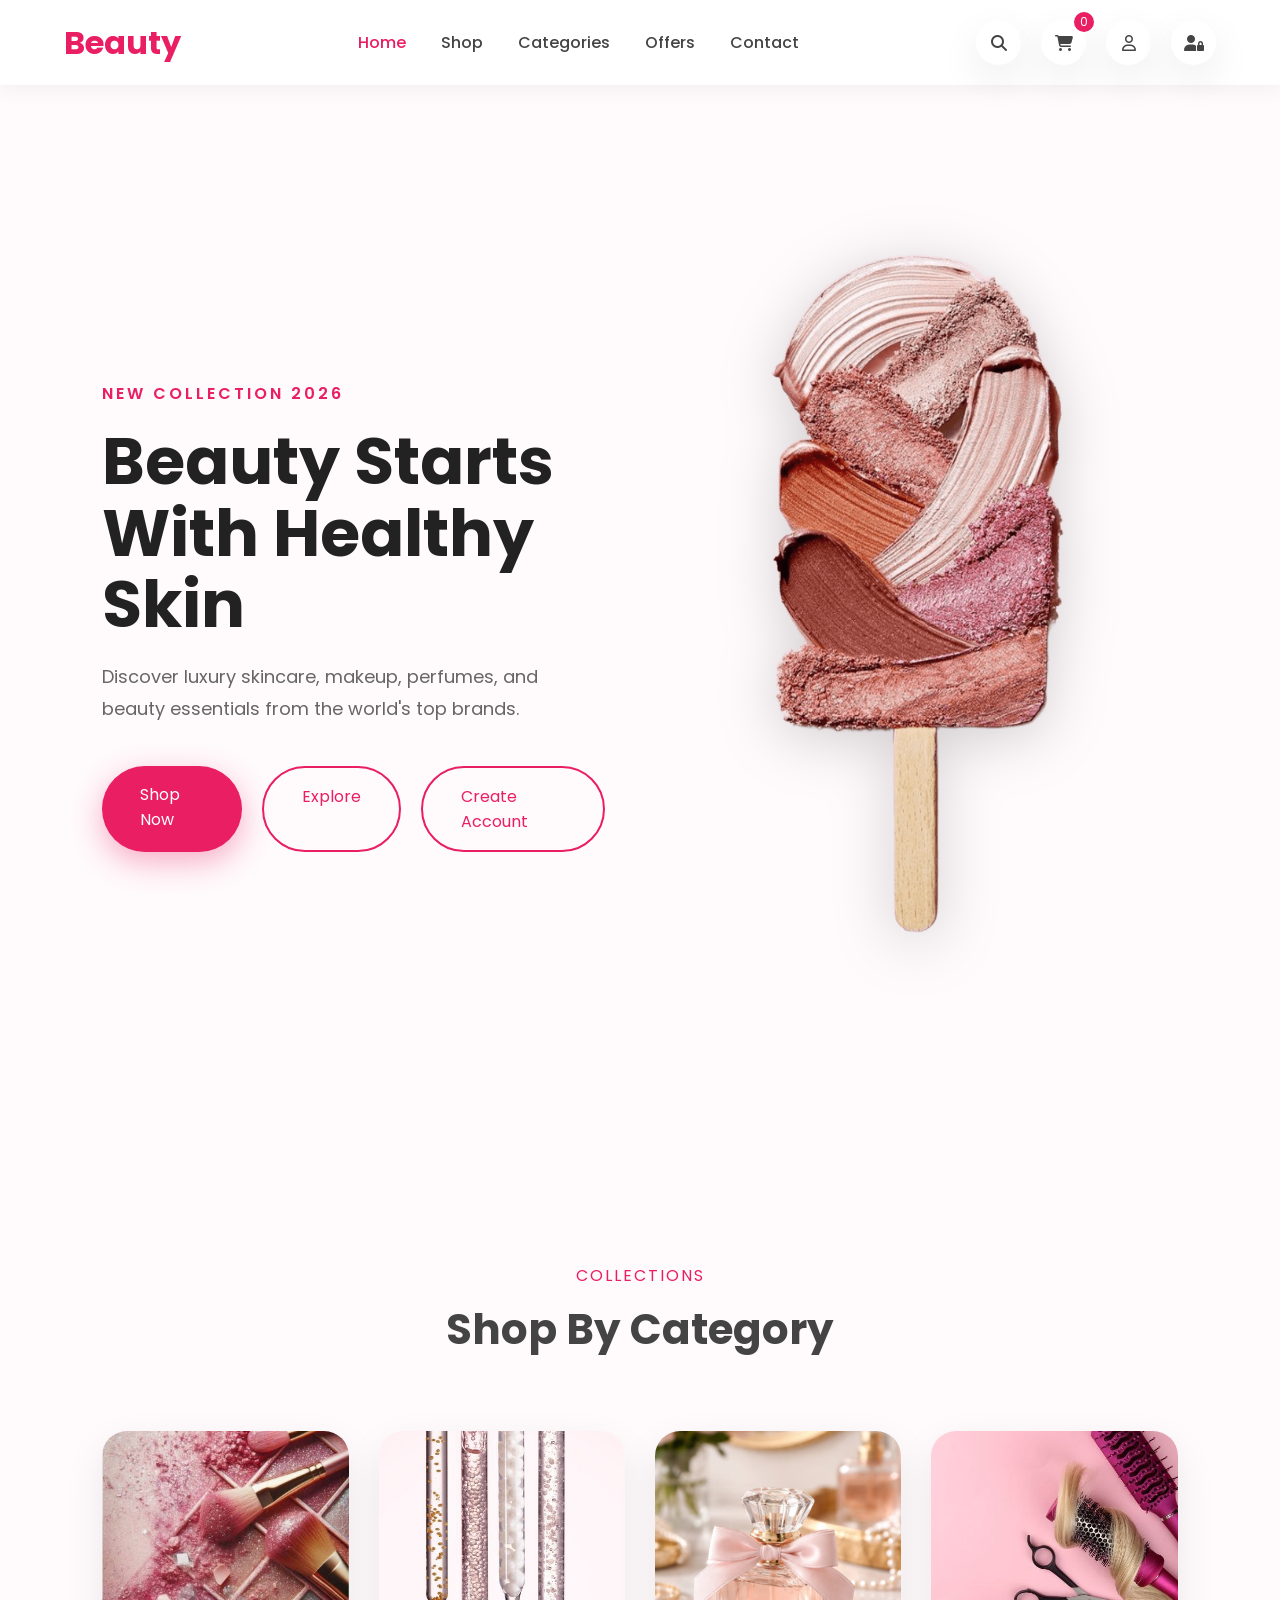
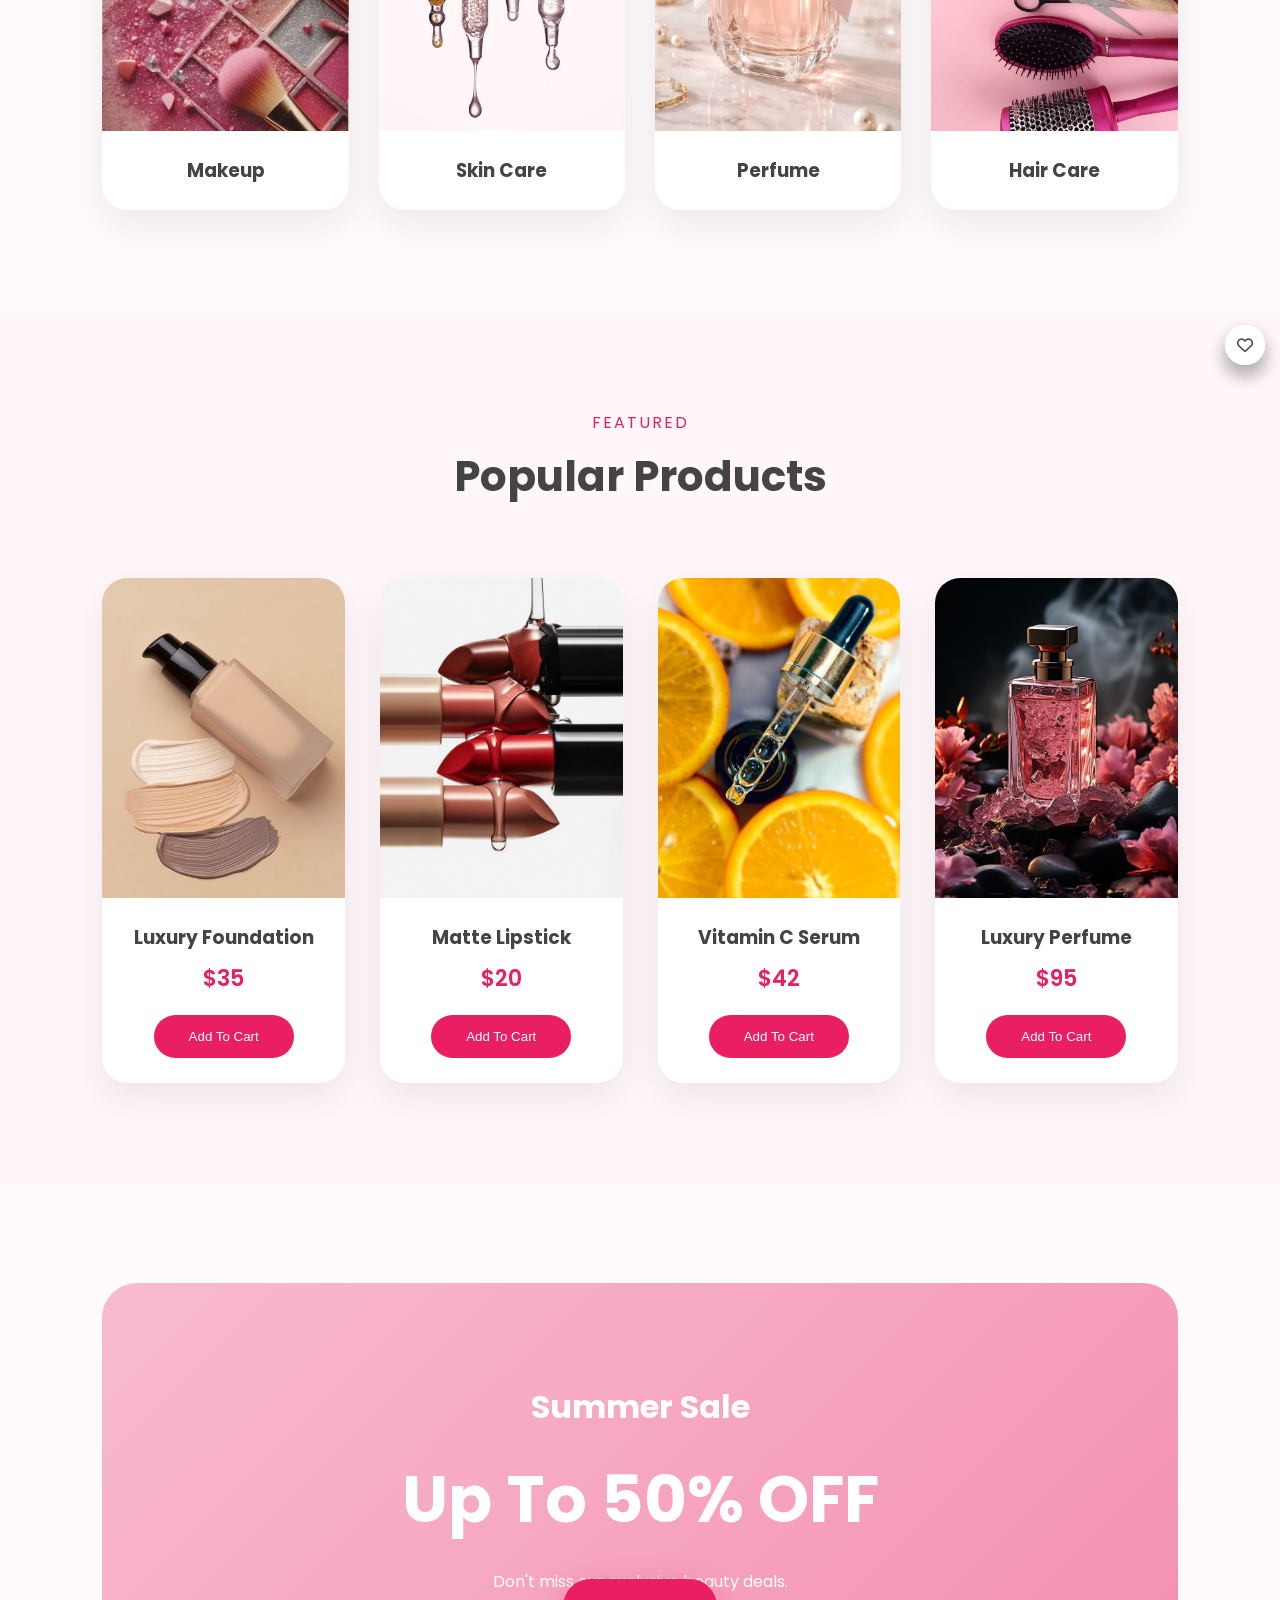
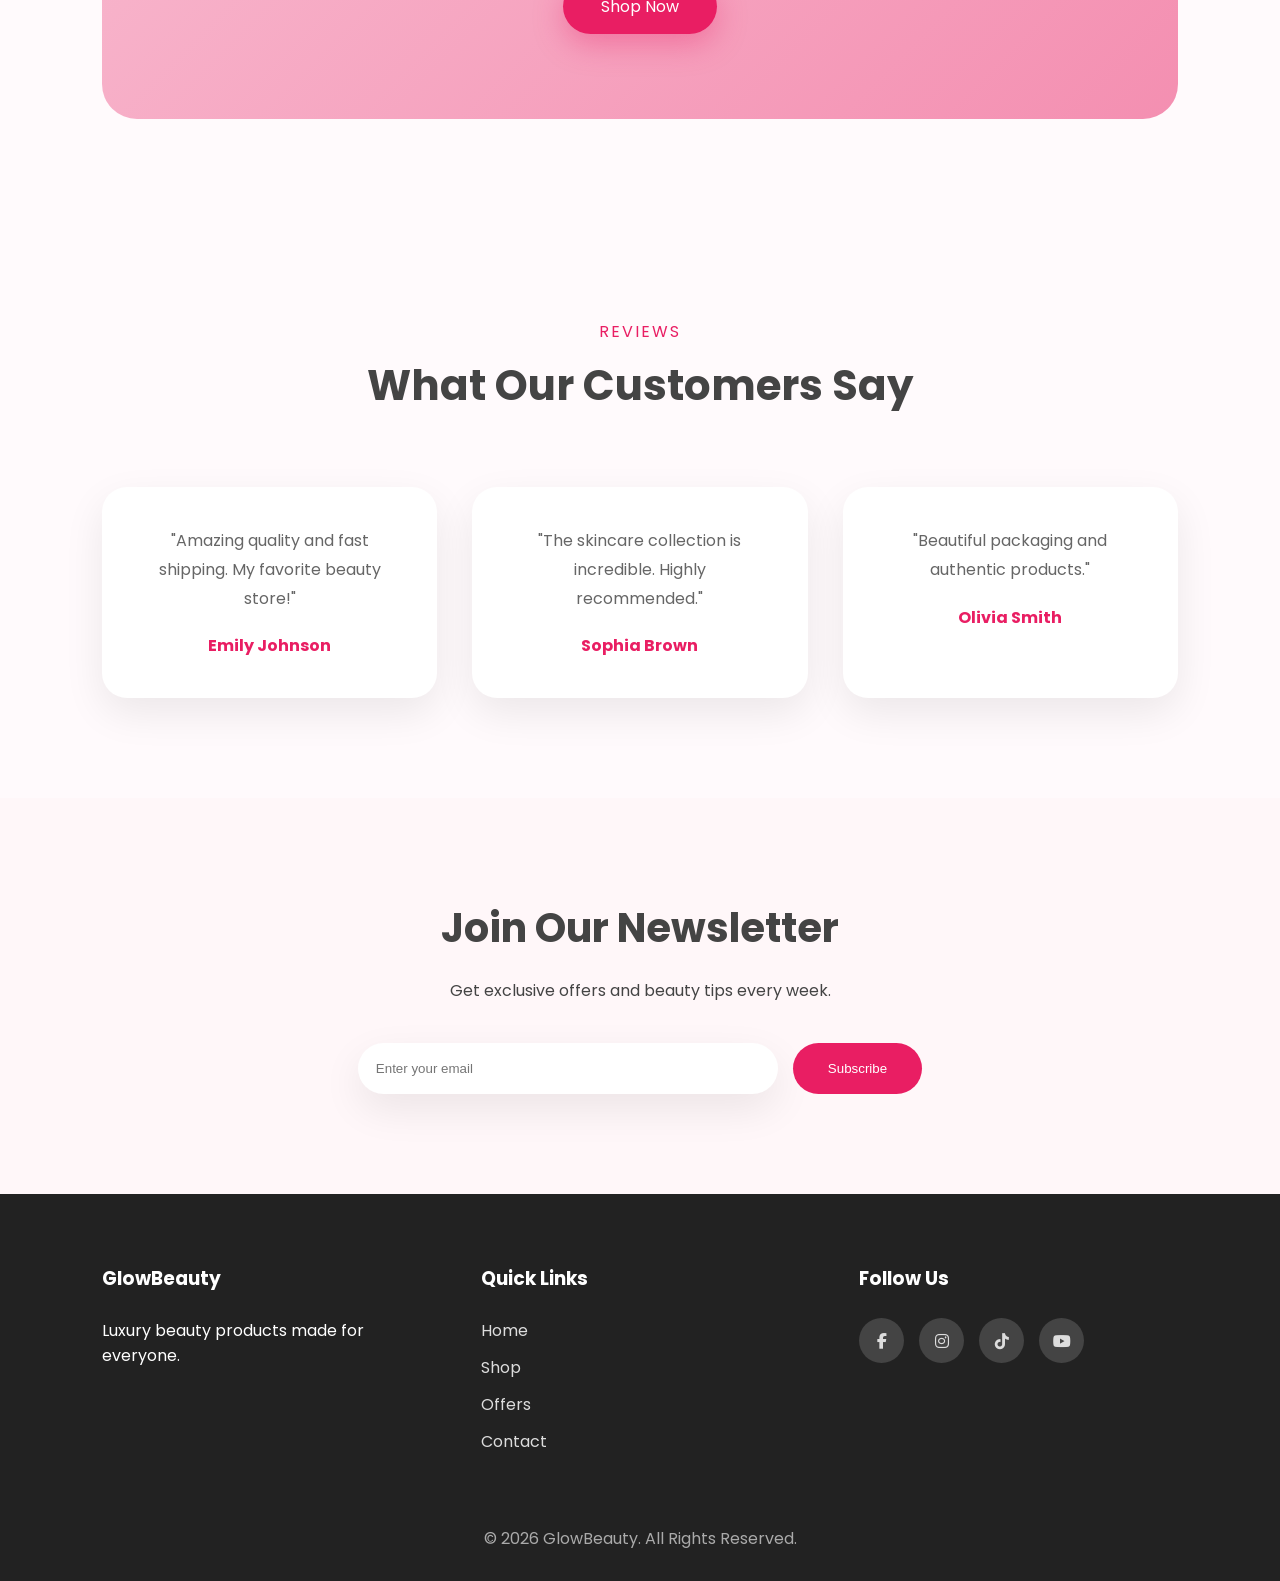
<file: index.html>
<!DOCTYPE html>
<html lang="en">
<head>

    <meta charset="UTF-8">
    <meta name="viewport" content="width=device-width, initial-scale=1.0">
    <title>Glow Beauty | Cosmetics Store</title>
    <!-- Google Font -->
    <link rel="preconnect" href="https://fonts.googleapis.com">

    <link rel="preconnect" href="https://fonts.gstatic.com" crossorigin>

    <link href="https://fonts.googleapis.com/css2?family=Poppins:wght@300;400;500;600;700&display=swap"
        rel="stylesheet">

    <!-- Font Awesome -->
    <link rel="stylesheet" href="https://cdnjs.cloudflare.com/ajax/libs/font-awesome/6.7.2/css/all.min.css">

    <!-- CSS -->
    <link rel="stylesheet" href="css/style.css">

</head>

<body>

    <!-- ================= Header ================= -->
 <!--update-->

    <header>

        <div class="container">

            <div class="logo">
                <span>Beauty</span>
            </div>

             <!-- Hamburger Icon -->
        <div class="menu-toggle">
            <i class="fa-solid fa-bars"></i>
        </div>

            <nav>

                <ul>

                    <li><a href="index.html" class="active">Home</a></li>

                    <li><a href="shop.html">Shop</a></li>

                    <li><a href="categories.html">Categories</a></li>

                    <li><a href="offers.html">Offers</a></li>

                    <li><a href="login.html">Contact</a></li>

                </ul>

            </nav>

            <div class="header-icons">

                <a href="#">
                    <i class="fa-solid fa-magnifying-glass"></i>
                </a>



                <a href="#">
                    <i class="fa-solid fa-cart-shopping"></i>
                </a>

                <a href="proflie.html">
                    <i class="fa-regular fa-user"></i>
                </a>

                 <a href="register.html">
                    <i class="fa-solid fa-user-lock"></i>

                </a>

            </div>

        </div>

    </header>

    <!-- ================= Hero ================= -->

    <section class="hero">

        <div class="hero-content">

            <span>NEW COLLECTION 2026</span>

            <h1>
                Beauty Starts With Healthy Skin
            </h1>

            <p>

                Discover luxury skincare, makeup, perfumes,
                and beauty essentials from the world's top brands.

            </p>

            <div class="hero-buttons">

                <a href="shop.html" class="btn">
                    Shop Now
                </a>

                <a href="explore.html" class="btn-outline">
                    Explore
                </a>

                <a href="login.html" class="btn-outline">
                    Create Account
                </a>

            </div>

        </div>

        <div class="hero-image">

            <img src="images/hero.png" alt="Beauty Products">

        </div>

    </section>

    <!-- ================= Categories ================= -->

    <section class="categories">

        <div class="section-title">

            <span>Collections</span>

            <h2>Shop By Category</h2>

        </div>

        <div class="category-grid">

            <div class="category-card">

                <img src="images/makeup.png" alt="Makeup">

                <h3>Makeup</h3>

            </div>

            <div class="category-card">

                <img src="images/skincare.jpg" alt="Skin Care">

                <h3>Skin Care</h3>

            </div>

            <div class="category-card">

                <img src="images/perfume.jpg" alt="Perfume">

                <h3>Perfume</h3>

            </div>

            <div class="category-card">

                <img src="images/hair.jpg" alt="Hair Care">

                <h3>Hair Care</h3>

            </div>

        </div>

    </section>

    <!-- ================= Featured Products ================= -->

    <section class="products">

        <div class="section-title">

            <span>Featured</span>

            <h2>Popular Products</h2>

        </div>

        <div class="product-grid">

            <!-- Product 1 -->

            <div class="product-card" href="cart.html">
                
                <img src="images/product1.jpg" alt="Product">

                <div class="product-info">

                    <h3>Luxury Foundation</h3>

                    <p>$35</p>

                    <button>
                        Add To Cart
                    </button>
                    <a href="cart.html"></a>


                </div>

            </div>

            <!-- Product 2 -->

            <div class="product-card" href="cart.html">

                <img src="images/product2.jpg" alt="Product">

                <div class="product-info">

                    <h3>Matte Lipstick</h3>

                    <p>$20</p>

                    <button>
                        Add To Cart
                    </button>

                </div>

            </div>

            <!-- Product 3 -->

            <div class="product-card" href="cart.html">

                <img src="images/product3.jpg" alt="Product">

                <div class="product-info">

                    <h3>Vitamin C Serum</h3>

                    <p>$42</p>

                    <button>
                        Add To Cart
                    </button>

                </div>

            </div>

            <!-- Product 4 -->

            <div class="product-card" href="cart.html">

                <img src="images/product4.jpg" alt="Product">

                <div class="product-info">

                    <h3>Luxury Perfume</h3>

                    <p>$95</p>


                    <button>
                        Add To Cart
                    </button>

                </div>

            </div>

        </div>

    </section>

    <!-- ================= Banner ================= -->

    <section class="offer">

        <div class="offer-content">

            <h2>Summer Sale</h2>

            <h1>Up To 50% OFF</h1>

            <p>

                Don't miss our exclusive beauty deals.

            </p>

            <a href="#" class="btn">

                Shop Now

            </a>

        </div>

    </section>

    <!-- ================= Testimonials ================= -->

    <section class="reviews">

        <div class="section-title">

            <span>Reviews</span>

            <h2>What Our Customers Say</h2>

        </div>

        <div class="review-container">

            <div class="review-card">

                <p>

                    "Amazing quality and fast shipping.
                    My favorite beauty store!"

                </p>

                <h4>Emily Johnson</h4>

            </div>

            <div class="review-card">

                <p>

                    "The skincare collection is incredible.
                    Highly recommended."

                </p>

                <h4>Sophia Brown</h4>

            </div>

            <div class="review-card">

                <p>

                    "Beautiful packaging and authentic products."

                </p>

                <h4>Olivia Smith</h4>

            </div>

        </div>

    </section>

    <!-- ================= Newsletter ================= -->

    <section class="newsletter">

        <h2>Join Our Newsletter</h2>

        <p>

            Get exclusive offers and beauty tips every week.

        </p>

        <form>

            <input type="email" placeholder="Enter your email">

            <button>

                Subscribe

            </button>

        </form>

    </section>

    <!-- ================= Footer ================= -->

    <footer>

        <div class="footer-container">

            <div>

                <h3>GlowBeauty</h3>

                <p>

                    Luxury beauty products made for everyone.

                </p>

            </div>

            <div>

                <h3>Quick Links</h3>

                <ul>

                    <li><a href="#">Home</a></li>

                    <li><a href="#">Shop</a></li>

                    <li><a href="#">Offers</a></li>

                    <li><a href="#">Contact</a></li>

                </ul>

            </div>

            <div>

                <h3>Follow Us</h3>

                <div class="social">

                    <a href="#"><i class="fab fa-facebook-f"></i></a>

                    <a href="#"><i class="fab fa-instagram"></i></a>

                    <a href="#"><i class="fab fa-tiktok"></i></a>

                    <a href="#"><i class="fab fa-youtube"></i></a>

                </div>

            </div>

        </div>

        <div class="copyright">

            © 2026 GlowBeauty. All Rights Reserved.

        </div>

    </footer>

    <script src="js/script.js"></script>

</body>

</html>
</file>
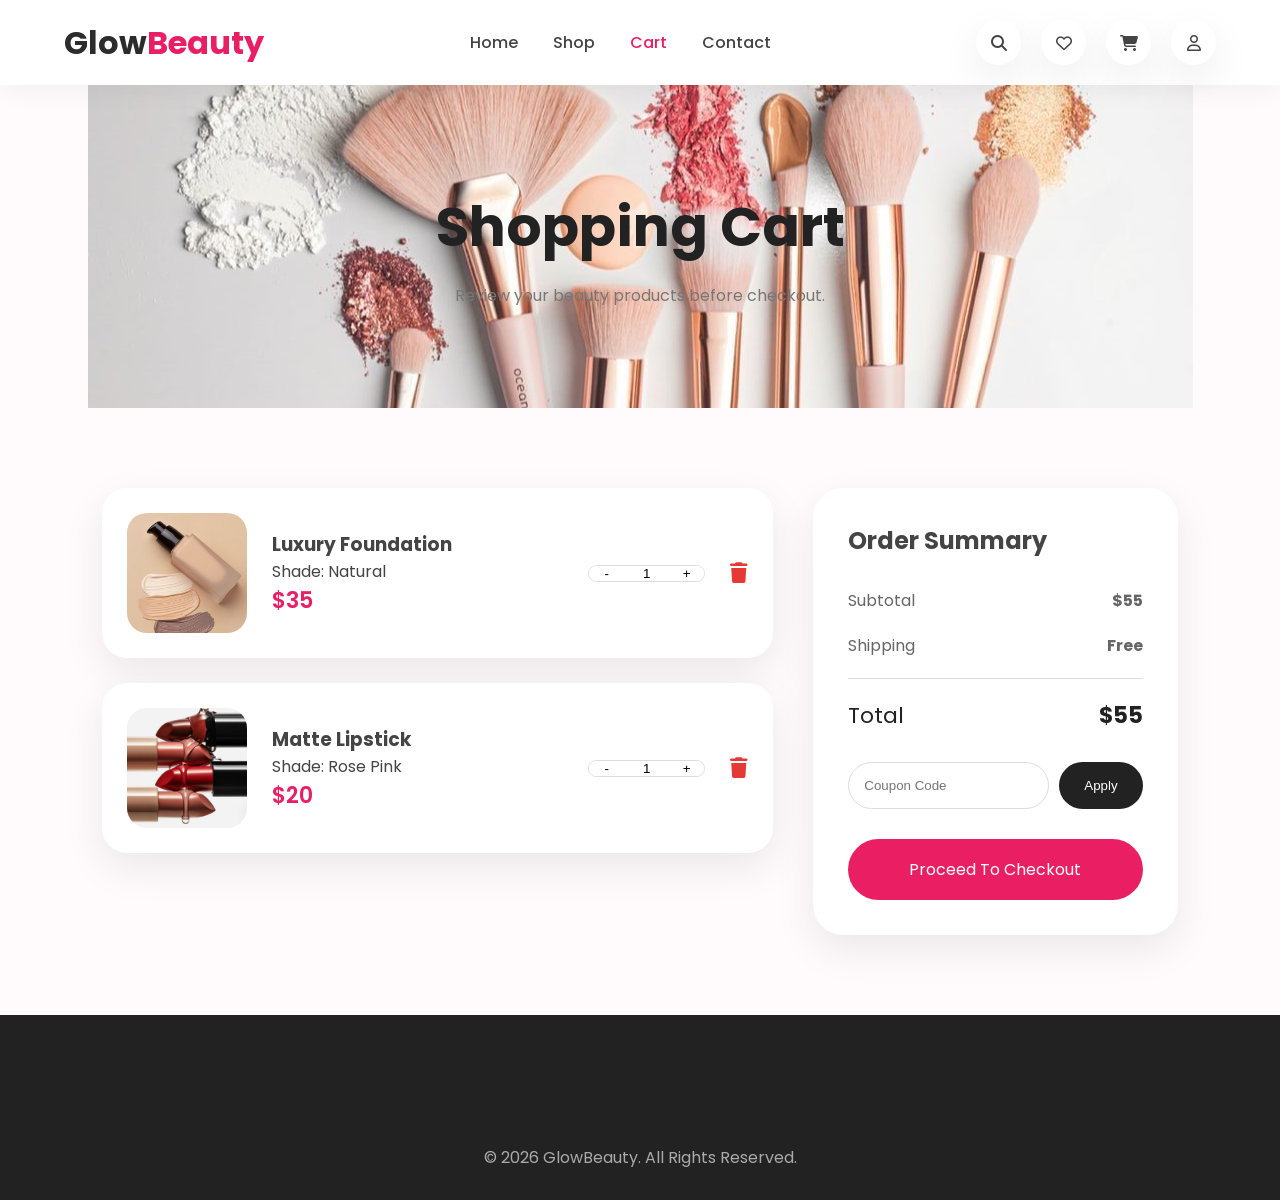
<file: cart.html>
<!DOCTYPE html>
<html lang="en">

<head>

    <meta charset="UTF-8">

    <meta name="viewport" content="width=device-width, initial-scale=1.0">

    <title>Shopping Cart | Glow Beauty</title>


    <link rel="stylesheet" href="css/style.css">


    <link rel="stylesheet" href="https://cdnjs.cloudflare.com/ajax/libs/font-awesome/6.7.2/css/all.min.css">


</head>


<body>


    <!-- ================= HEADER ================= -->


    <header>

        <div class="container">


            <div class="logo">

                Glow<span>Beauty</span>

            </div>

            <div class="menu-toggle">
    <i class="fa-solid fa-bars"></i>
</div>



            <nav>

                <ul>

                    <li>
                        <a href="index.html">
                            Home
                        </a>
                    </li>


                    <li>
                        <a href="shop.html">
                            Shop
                        </a>
                    </li>


                    <li>
                        <a href="cart.html" class="active">
                            Cart
                        </a>
                    </li>


                    <li>
                        <a href="contact.html">
                            Contact
                        </a>
                    </li>


                </ul>

            </nav>



            <div class="header-icons">


                <a href="#">
                    <i class="fa-solid fa-magnifying-glass"></i>
                </a>


                <a href="#">
                    <i class="fa-regular fa-heart"></i>
                </a>


                <a href="cart.html">
                    <i class="fa-solid fa-cart-shopping"></i>
                </a>


                <a href="login.html">
                    <i class="fa-regular fa-user"></i>
                </a>


            </div>



        </div>

    </header>





    <!-- ================= PAGE TITLE ================= -->


    <section class="page-title">


        <h1>
            Shopping Cart
        </h1>


        <p>
            Review your beauty products before checkout.
        </p>


    </section>






    <!-- ================= CART ================= -->


    <section class="cart-section">



        <div class="cart-container">





            <!-- PRODUCTS -->


            <div class="cart-items">



                <div class="cart-card">



                    <img src="images/product1.jpg">



                    <div class="cart-info">


                        <h3>
                            Luxury Foundation
                        </h3>


                        <p>
                            Shade: Natural
                        </p>


                        <span>
                            $35
                        </span>


                    </div>





                    <div class="cart-quantity">


                        <button>
                            -
                        </button>


                        <input value="1">


                        <button>
                            +
                        </button>


                    </div>




                    <div class="remove">

                        <i class="fa-solid fa-trash"></i>

                    </div>



                </div>








                <div class="cart-card">



                    <img src="images/product2.jpg">



                    <div class="cart-info">


                        <h3>
                            Matte Lipstick
                        </h3>


                        <p>
                            Shade: Rose Pink
                        </p>


                        <span>
                            $20
                        </span>


                    </div>





                    <div class="cart-quantity">


                        <button>
                            -
                        </button>


                        <input value="1">


                        <button>
                            +
                        </button>


                    </div>




                    <div class="remove">

                        <i class="fa-solid fa-trash"></i>

                    </div>



                </div>





            </div>







            <!-- SUMMARY -->


            <div class="cart-summary">



                <h2>
                    Order Summary
                </h2>




                <div class="summary-row">

                    <span>
                        Subtotal
                    </span>

                    <strong>
                        $55
                    </strong>

                </div>





                <div class="summary-row">

                    <span>
                        Shipping
                    </span>

                    <strong>
                        Free
                    </strong>

                </div>





                <div class="summary-row total">

                    <span>
                        Total
                    </span>

                    <strong>
                        $55
                    </strong>

                </div>





                <div class="coupon">


                    <input placeholder="Coupon Code">


                    <button>
                        Apply
                    </button>


                </div>





                <a href="checkout.html" class="checkout-btn">

                    Proceed To Checkout

                </a>



            </div>




        </div>


    </section>






    <!-- ================= FOOTER ================= -->


    <footer>


        <div class="copyright">

            © 2026 GlowBeauty. All Rights Reserved.

        </div>


    </footer>






    <script src="js/cart.js"></script>


</body>

</html>
</file>
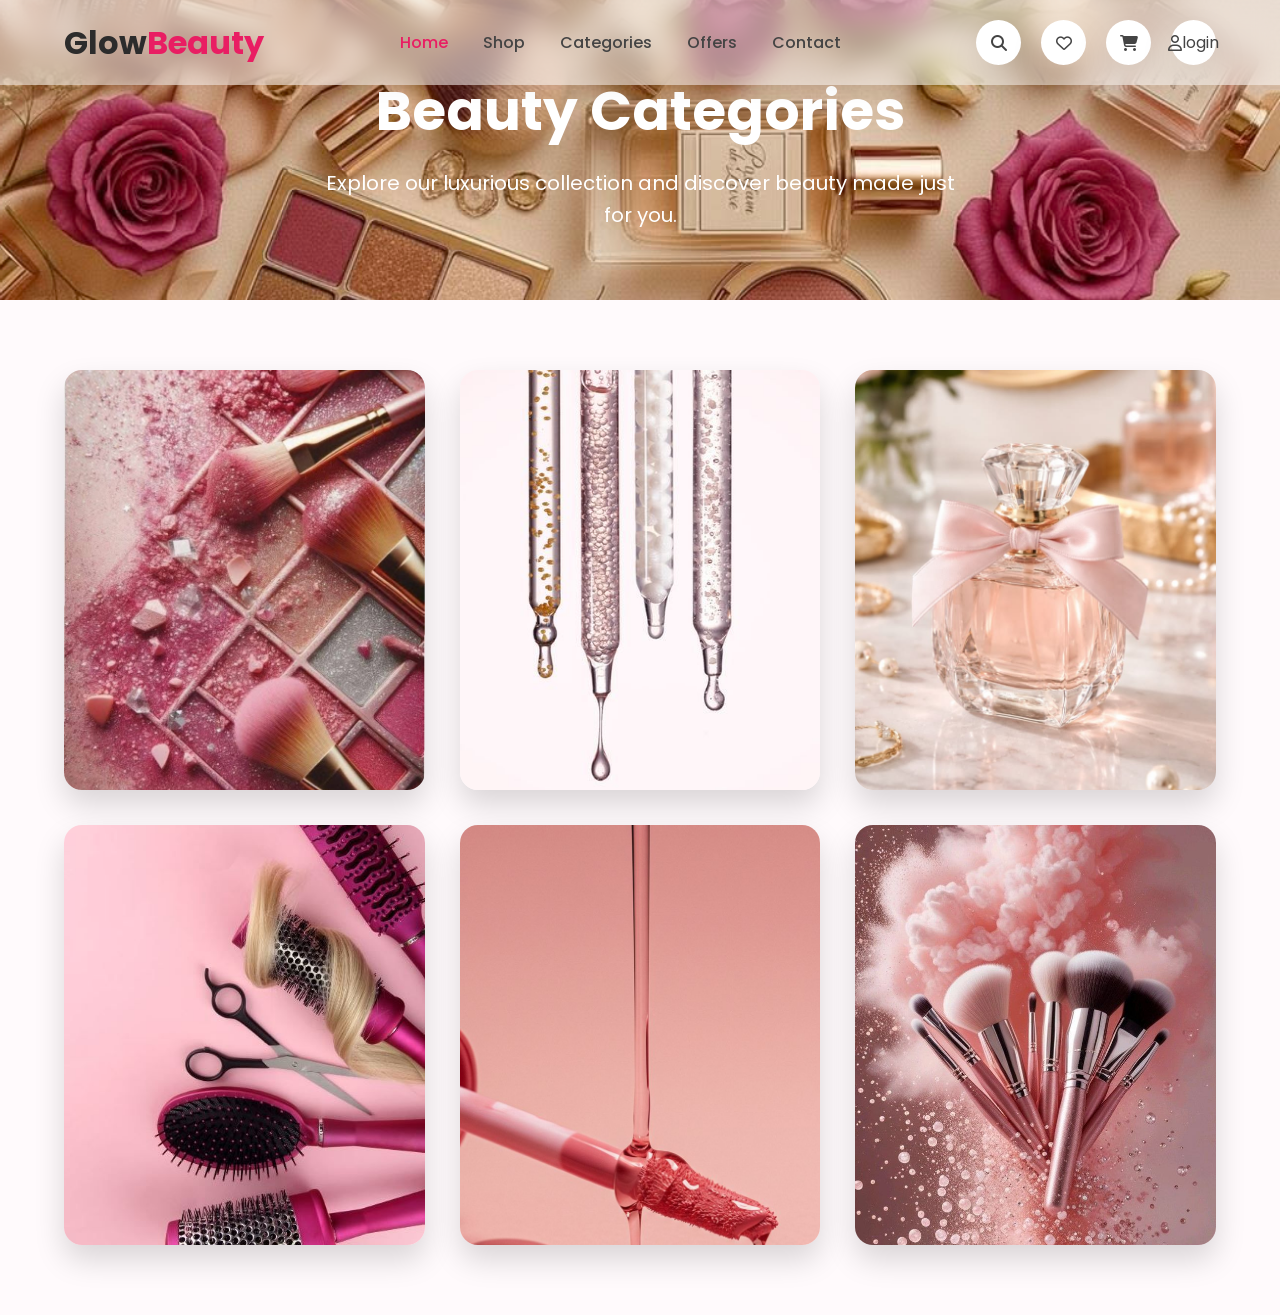
<file: categories.html>
<!DOCTYPE html>
<html lang="en">
<head>
    <meta charset="UTF-8">
    <meta name="viewport" content="width=device-width, initial-scale=1.0">
    <title>Categories | GlowBeauty</title>

    <link rel="stylesheet" href="css/categories.css">

    <link rel="stylesheet"
    href="https://cdnjs.cloudflare.com/ajax/libs/font-awesome/6.6.0/css/all.min.css">
</head>

<body>
    <!-- ================= Header ================= -->

    <header>

        <div class="container">

            <div class="logo">
                Glow<span>Beauty</span>
            </div>

             <!-- Hamburger Icon -->
        <div class="menu-toggle">
            <i class="fa-solid fa-bars"></i>
        </div>

            <nav id="navbar">

                <ul>

                    <li><a href="index.html" class="active">Home</a></li>

                    <li><a href="shop.html">Shop</a></li>

                    <li><a href="categories.html">Categories</a></li>


                    <li><a href="offers.html">Offers</a></li>

                    <li><a href="login.html">Contact</a></li>

                </ul>

            </nav>

            <div class="header-icons">

                <a href="#">
                    <i class="fa-solid fa-magnifying-glass"></i>
                </a>

                <a href="#">
                    <i class="fa-regular fa-heart"></i>
                </a>

                <a href="#">
                    <i class="fa-solid fa-cart-shopping"></i>
                </a>

                <a href="register.html">
                    <i class="fa-regular fa-user"></i>
                    login
                </a>

            </div>

        </div>

    </header>


<section class="hero">

    <h1>Beauty Categories</h1>

    <p>
        Explore our luxurious collection and discover beauty made just for you.
    </p>

</section>


<section class="categories">

    <div class="category-card">

        <img src="images/makeup.png" alt="">

        <div class="overlay">

            <h2>Makeup</h2>

            <a href="cart.html">Shop Now</a>

        </div>

    </div>


    <div class="category-card">

        <img src="images/skincare.jpg" alt="">

        <div class="overlay">

            <h2>Skincare</h2>

            <a href="cart.html">Shop Now</a>

        </div>

    </div>


    <div class="category-card">

        <img src="images/perfume.jpg" alt="">

        <div class="overlay">

            <h2>Perfumes</h2>

            <a href="cart.html">Shop Now</a>

        </div>

    </div>


    <div class="category-card">

        <img src="images/hair.jpg" alt="">

        <div class="overlay">

            <h2>Hair Care</h2>

            <a href="cart.html">Shop Now</a>

        </div>

    </div>


    <div class="category-card">

        <img src="images/lips.jpg" alt="">

        <div class="overlay">

            <h2>Lip Care</h2>

            <a href="cart.html">Shop Now</a>

        </div>

    </div>


    <div class="category-card">

        <img src="images/tools.jpg" alt="">

        <div class="overlay">

            <h2>Beauty Tools</h2>

            <a href="cart.html">Shop Now</a>

        </div>

    </div>

</section>

<script>

const menuToggle = document.querySelector(".menu-toggle");
const navbar = document.querySelector("#navbar");

menuToggle.addEventListener("click", () => {
    navbar.classList.toggle("show");
});

</script>

</body>
</html>
</file>
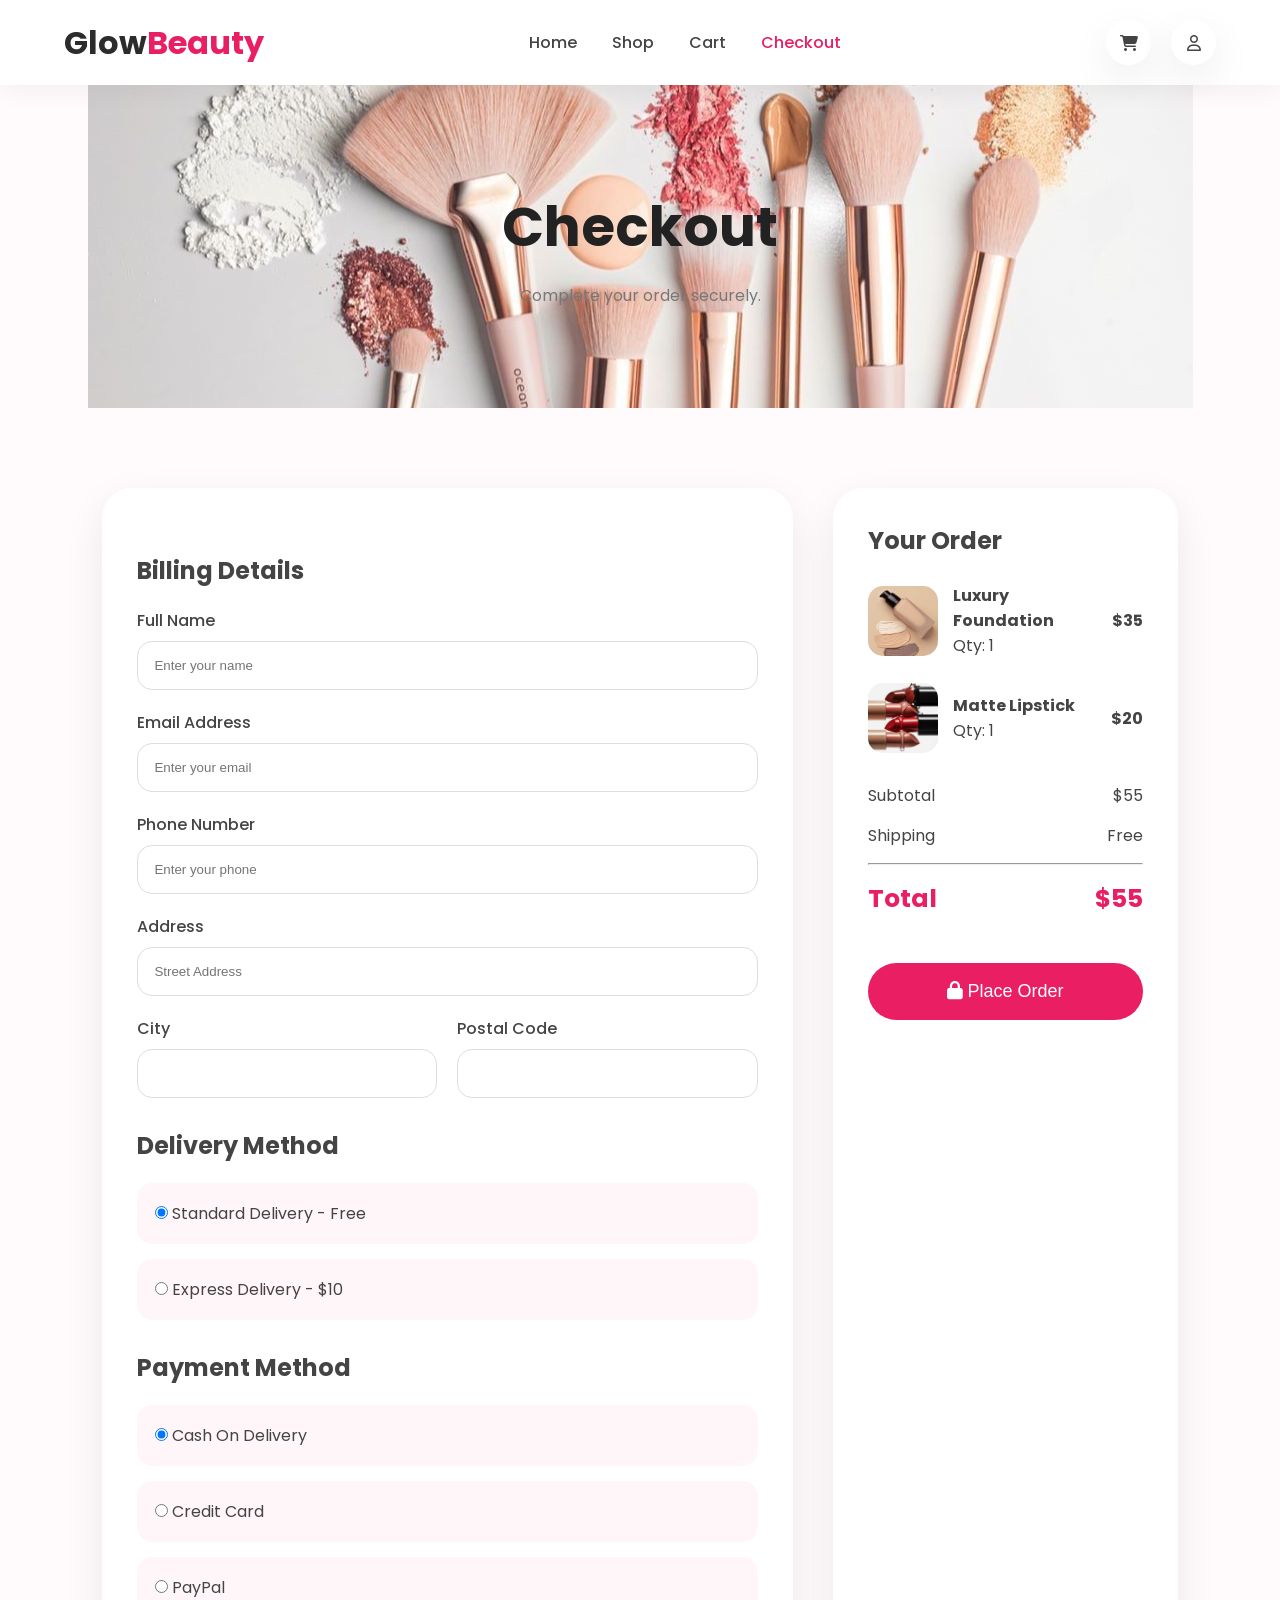
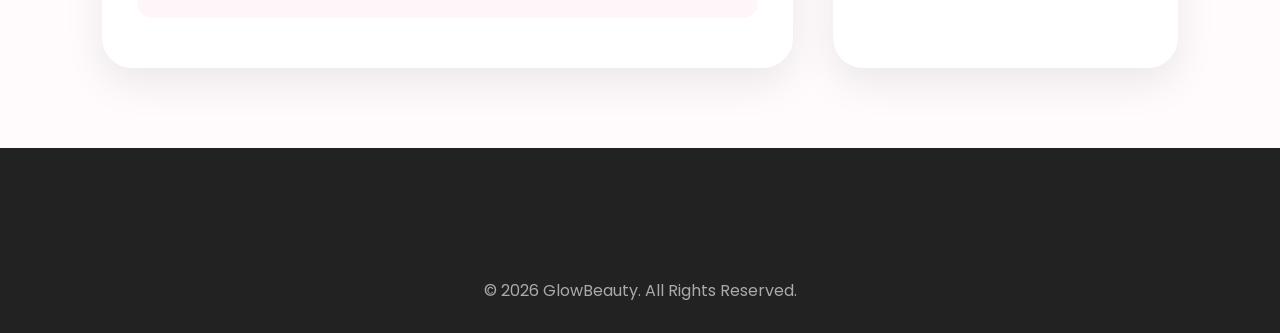
<file: checkout.html>
<!DOCTYPE html>
<html lang="en">

<head>

    <meta charset="UTF-8">

    <meta name="viewport" content="width=device-width, initial-scale=1.0">

    <title>Checkout | Glow Beauty</title>


    <link rel="stylesheet" href="css/style.css">


    <link rel="stylesheet" href="https://cdnjs.cloudflare.com/ajax/libs/font-awesome/6.7.2/css/all.min.css">


</head>


<body>


    <!-- ================= HEADER ================= -->

    <header>

        <div class="container">


            <div class="logo">
                Glow<span>Beauty</span>
            </div>
            <div class="menu-toggle">
                <i class="fa-solid fa-bars"></i>
            </div>


            <nav>

                <ul>

                    <li>
                        <a href="index.html">
                            Home
                        </a>
                    </li>


                    <li>
                        <a href="shop.html">
                            Shop
                        </a>
                    </li>


                    <li>
                        <a href="cart.html">
                            Cart
                        </a>
                    </li>


                    <li>
                        <a class="active" href="checkout.html">
                            Checkout
                        </a>
                    </li>


                </ul>

            </nav>



            <div class="header-icons">


                <a href="#">
                    <i class="fa-solid fa-cart-shopping"></i>
                </a>


                <a href="#">
                    <i class="fa-regular fa-user"></i>
                </a>


            </div>



        </div>

    </header>





    <!-- ================= TITLE ================= -->

    <section class="page-title">


        <h1>
            Checkout
        </h1>


        <p>
            Complete your order securely.
        </p>


    </section>






    <!-- ================= CHECKOUT ================= -->


    <section class="checkout-section">


        <div class="checkout-container">





            <!-- CUSTOMER FORM -->


            <div class="checkout-form">


                <h2>
                    Billing Details
                </h2>



                <div class="input-group">


                    <label>
                        Full Name
                    </label>


                    <input type="text" placeholder="Enter your name">


                </div>





                <div class="input-group">


                    <label>
                        Email Address
                    </label>


                    <input type="email" placeholder="Enter your email">


                </div>





                <div class="input-group">


                    <label>
                        Phone Number
                    </label>


                    <input type="tel" placeholder="Enter your phone">


                </div>





                <div class="input-group">


                    <label>
                        Address
                    </label>


                    <input type="text" placeholder="Street Address">


                </div>





                <div class="form-row">


                    <div>

                        <label>
                            City
                        </label>


                        <input type="text">

                    </div>




                    <div>

                        <label>
                            Postal Code
                        </label>


                        <input type="text">

                    </div>


                </div>






                <h2>
                    Delivery Method
                </h2>



                <label class="radio-box">

                    <input type="radio" name="delivery" checked>

                    Standard Delivery - Free

                </label>




                <label class="radio-box">

                    <input type="radio" name="delivery">

                    Express Delivery - $10

                </label>






                <h2>
                    Payment Method
                </h2>




                <label class="radio-box">

                    <input type="radio" name="payment" checked>

                    Cash On Delivery

                </label>




                <label class="radio-box">

                    <input type="radio" name="payment">

                    Credit Card

                </label>




                <label class="radio-box">

                    <input type="radio" name="payment">

                    PayPal

                </label>





            </div>







            <!-- ORDER SUMMARY -->


            <div class="checkout-summary">


                <h2>
                    Your Order
                </h2>



                <div class="order-item">


                    <img src="images/product1.jpg">


                    <div>

                        <h4>
                            Luxury Foundation
                        </h4>

                        <p>
                            Qty: 1
                        </p>

                    </div>


                    <strong>
                        $35
                    </strong>


                </div>






                <div class="order-item">


                    <img src="images/product2.jpg">


                    <div>

                        <h4>
                            Matte Lipstick
                        </h4>

                        <p>
                            Qty: 1
                        </p>

                    </div>


                    <strong>
                        $20
                    </strong>


                </div>






                <div class="checkout-total">


                    <div>

                        Subtotal

                        <span>
                            $55
                        </span>

                    </div>



                    <div>

                        Shipping

                        <span>
                            Free
                        </span>

                    </div>



                    <hr>



                    <div class="final-price">

                        Total

                        <span>
                            $55
                        </span>

                    </div>



                </div>






                <button class="place-order">


                    <i class="fa-solid fa-lock"></i>

                    Place Order

                </button>




            </div>




        </div>


    </section>







    <footer>

        <div class="copyright">

            © 2026 GlowBeauty. All Rights Reserved.

        </div>


    </footer>



</body>

</html>
</file>
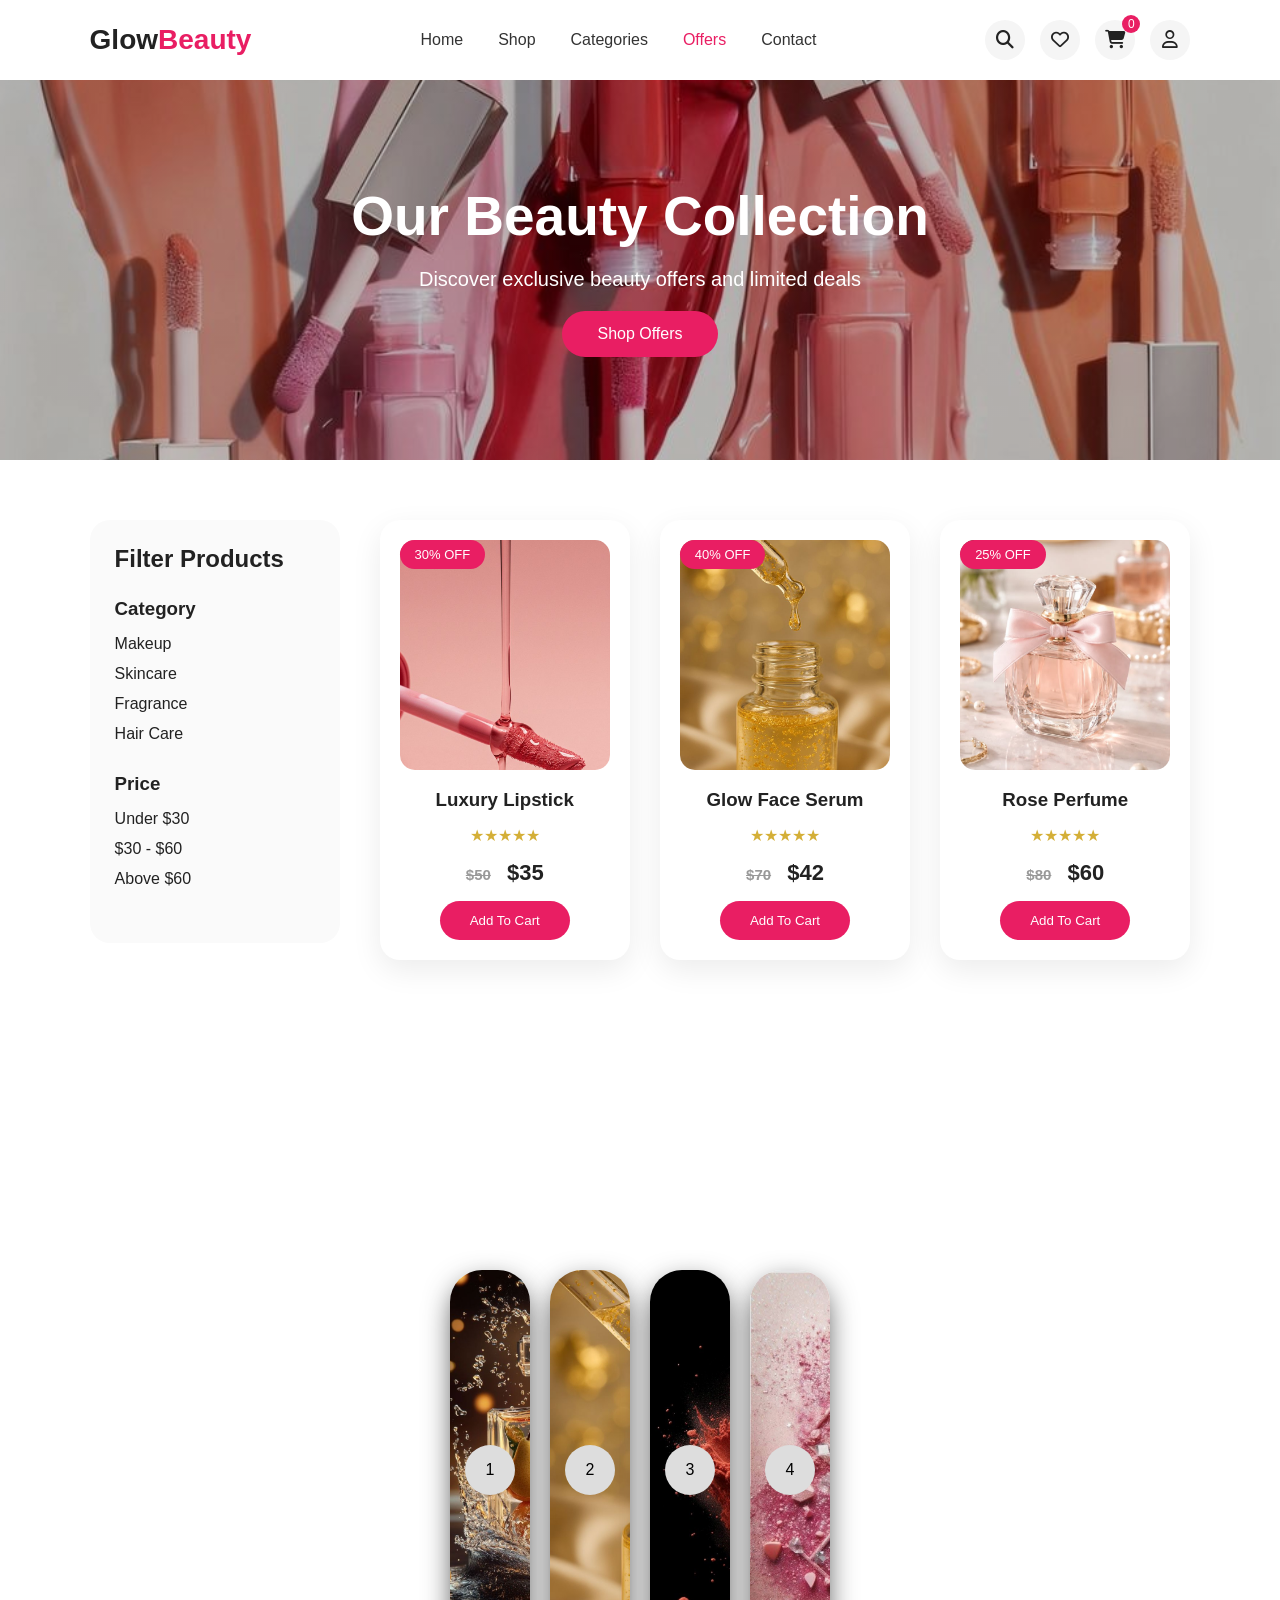
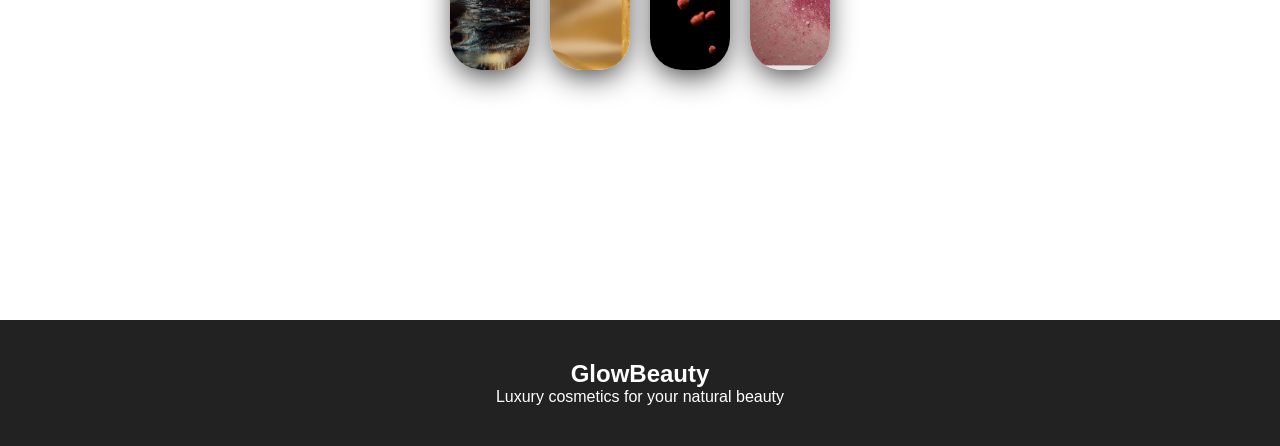
<file: offers.html>
<!DOCTYPE html>
<html lang="en">

<head>
    <meta charset="UTF-8">
    <meta name="viewport" content="width=device-width, initial-scale=1.0">

    <title>GlowBeauty | Offers</title>

    <link rel="stylesheet" href="css/offers.css">

    <link rel="stylesheet" href="https://cdnjs.cloudflare.com/ajax/libs/font-awesome/6.5.0/css/all.min.css">

</head>

<body>


    <!-- Header -->
    <header>

        <div class="logo">
            Glow<span>Beauty</span>
        </div>


        <nav>
            <a href="index.html">Home</a>
            <a href="shop.html">Shop</a>
            <a href="categories.html">Categories</a>
            <a class="active" href="offers.html">Offers</a>
            <a href="login.html">Contact</a>
        </nav>


        <div class="icons">

            <div>
                <i class="fa-solid fa-magnifying-glass"></i>
            </div>

            <div>
                <i class="fa-regular fa-heart"></i>
            </div>

            <div class="cart">
                <i class="fa-solid fa-cart-shopping"></i>
                <span>0</span>
            </div>

            <div>
                <i class="fa-regular fa-user"></i>
            </div>

        </div>


    </header>



    <!-- Hero Banner -->

    <section class="hero">

        <div class="hero-content">

            <h1>
                Our Beauty Collection
            </h1>

            <p>
                Discover exclusive beauty offers and limited deals
            </p>

            <button>
                Shop Offers
            </button>

        </div>

    </section>




    <!-- Offers Content -->


    <section class="offers-container">


        <!-- Sidebar -->

        <aside class="filter">


            <h2>
                Filter Products
            </h2>


            <div class="filter-box">

                <h3>Category</h3>

                <label>
                    <input type="checkbox">
                    Makeup
                </label>

                <label>
                    <input type="checkbox">
                    Skincare
                </label>

                <label>
                    <input type="checkbox">
                    Fragrance
                </label>

                <label>
                    <input type="checkbox">
                    Hair Care
                </label>

            </div>



            <div class="filter-box">

                <h3>Price</h3>

                <label>
                    <input type="checkbox">
                    Under $30
                </label>

                <label>
                    <input type="checkbox">
                    $30 - $60
                </label>

                <label>
                    <input type="checkbox">
                    Above $60
                </label>


            </div>


        </aside>





        <!-- Products -->

        <div class="products">


            <!-- Card -->

            <div class="h-card">

                <div class="discount">
                    30% OFF
                </div>


                <img src="images/lips.jpg">


                <h3>
                    Luxury Lipstick
                </h3>


                <div class="stars">
                    ★★★★★
                </div>


                <p class="price">

                    <span>$50</span>
                    $35

                </p>


                <button>
                    Add To Cart
                </button>


            </div>





            <div class="h-card">


                <div class="discount">
                    40% OFF
                </div>


                <img src="images/serum.png">


                <h3>
                    Glow Face Serum
                </h3>


                <div class="stars">
                    ★★★★★
                </div>


                <p class="price">

                    <span>$70</span>
                    $42

                </p>


                <button>
                    Add To Cart
                </button>


            </div>






            <div class="h-card">


                <div class="discount">
                    25% OFF
                </div>


                <img src="images/perfume.jpg">


                <h3>
                    Rose Perfume
                </h3>


                <div class="stars">
                    ★★★★★
                </div>


                <p class="price">

                    <span>$80</span>
                    $60

                </p>


                <button>
                    Add To Cart
                </button>


            </div>


        </div>


    </section>



    <div class="wrapper">
        <div class="container">
            <input type="radio" name="slide" id="c1">
            <label for="c1" class="card">
                <div class="row">
                    <div class="icon">1</div>
                    <div class="descripion">
                        <h4>Rose Perfume</h4>
                        <p>Your signature scent starts here.</p>
                    </div>

                </div>
            </label>
            <input type="radio" name="slide" id="c2">
            <label for="c2" class="card">
                <div class="row">
                    <div class="icon">2</div>
                    <div class="descripion">
                        <h4>Glow Face Serum</h4>
                        <p>winter has so much to offer - creative activities</p>
                    </div>
                </div>
            </label>
            <input type="radio" name="slide" id="c3">
            <label for="c3" class="card">
                <div class="row">
                    <div class="icon">3</div>
                    <div class="descripion">
                        <h4>Luxury Lipstick</h4>
                        <p>winter has so much to offer - creative activities</p>
                    </div>
                </div>
            </label>
            <input type="radio" name="slide" id="c4">
            <label for="c4" class="card">
                <div class="row">
                    <div class="icon">4</div>
                    <div class="descripion">
                        <h4>winter</h4>
                        <p>winter has so much to offer - creative activities</p>
                    </div>
                </div>
            </label>
        </div>
    </div>





    <!-- Footer -->

    <footer>

        <h2>
            GlowBeauty
        </h2>

        <p>
            Luxury cosmetics for your natural beauty
        </p>


    </footer>


    <script>

function toggleMenu(){

    document.getElementById("navbar").classList.toggle("show");

}

</script>


</body>

</html>
</file>
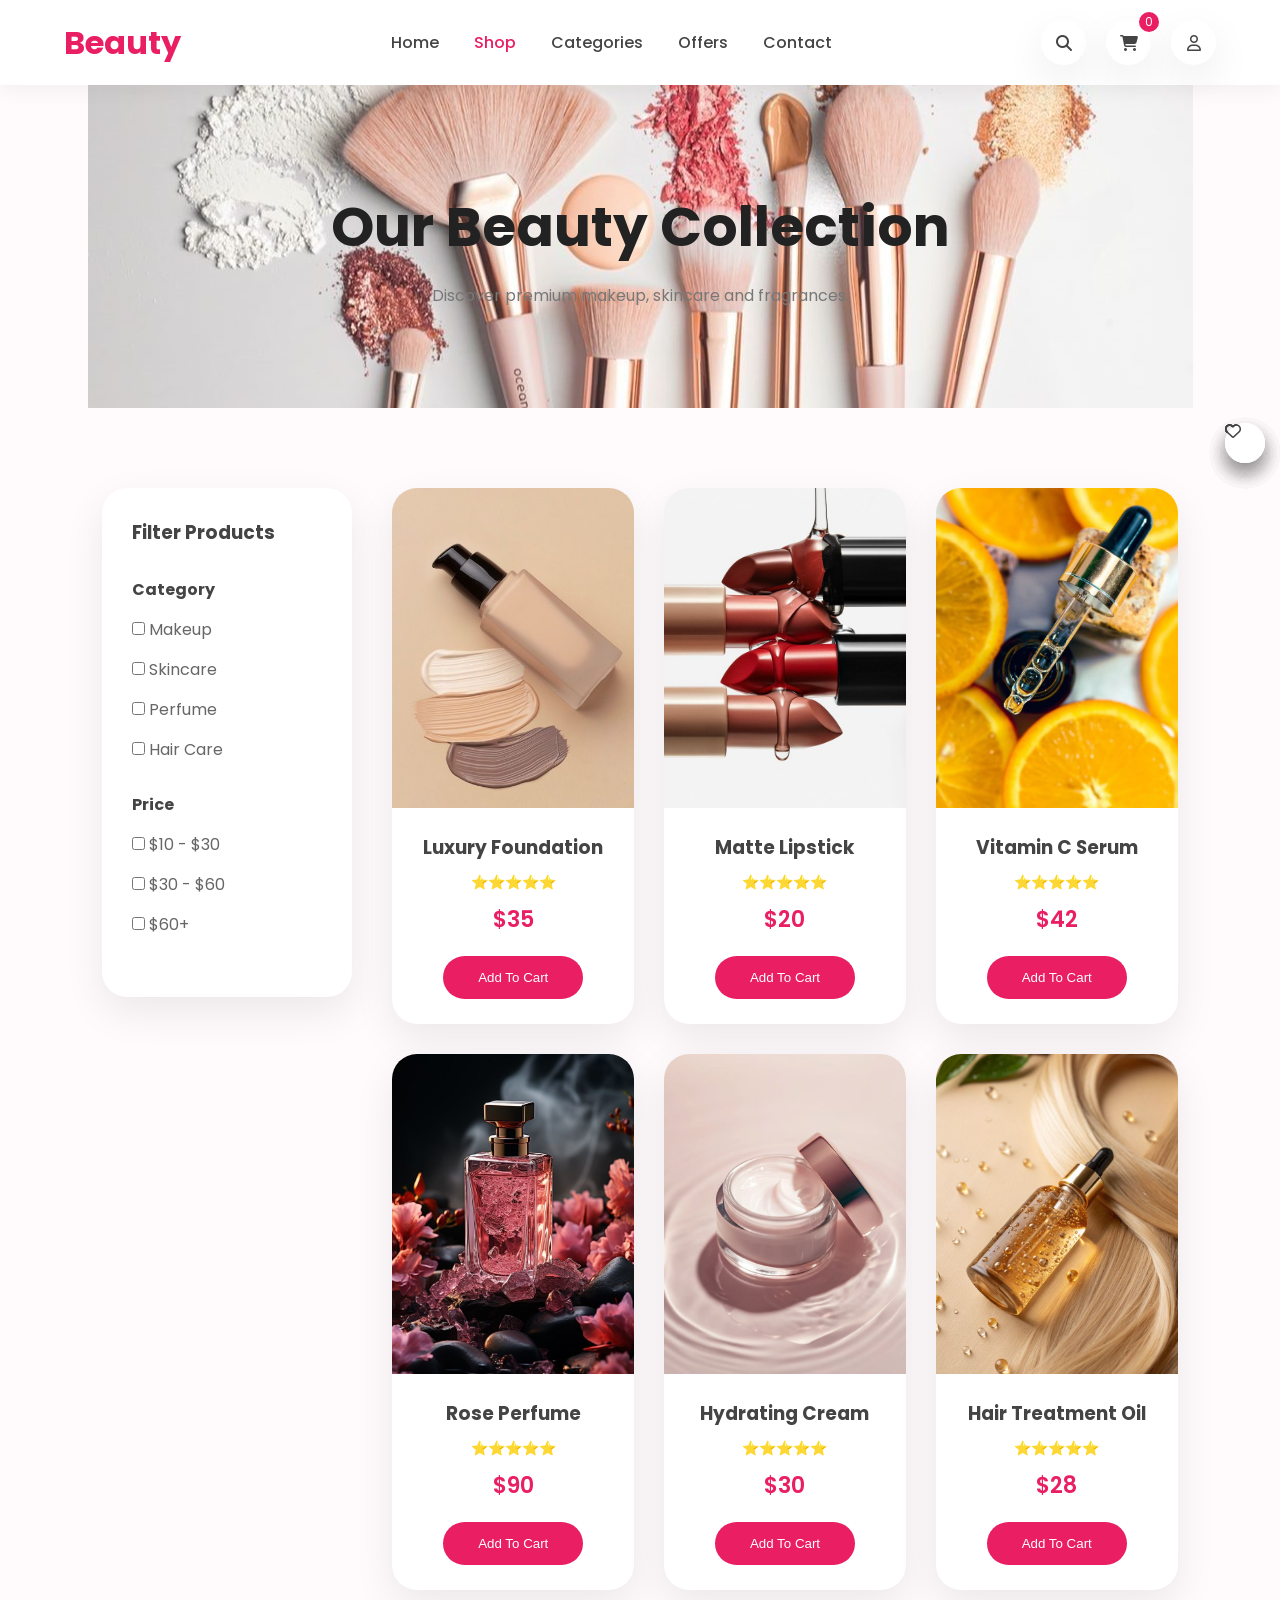
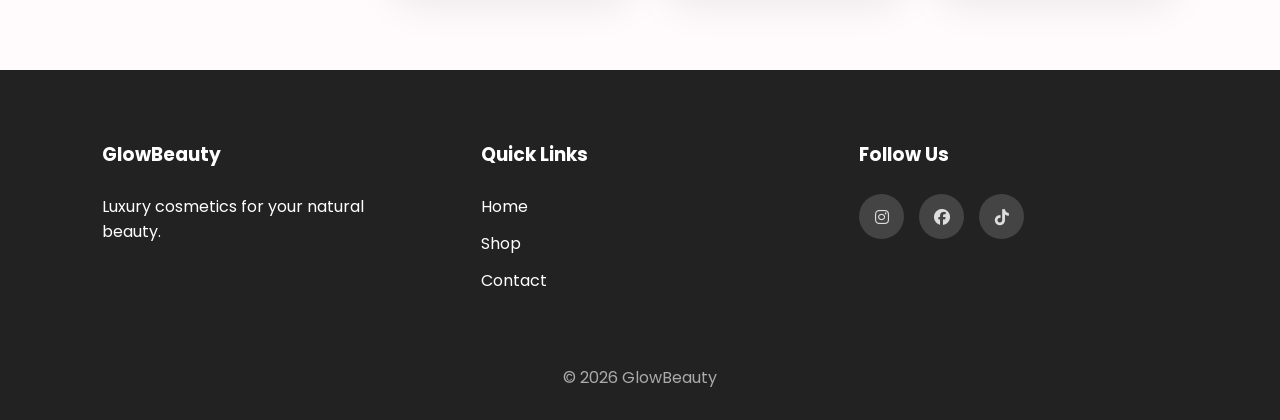
<file: shop.html>
<!DOCTYPE html>
<html lang="en">

<head>

    <meta charset="UTF-8">

    <meta name="viewport" content="width=device-width, initial-scale=1.0">

    <title>Shop | Glow Beauty</title>


    <link rel="stylesheet" href="css/style.css">


    <link rel="stylesheet" href="https://cdnjs.cloudflare.com/ajax/libs/font-awesome/6.7.2/css/all.min.css">


    <link href="https://fonts.googleapis.com/css2?family=Poppins:wght@300;400;500;600;700&display=swap"
        rel="stylesheet">


</head>


<body>


    <!-- ================= HEADER ================= -->


    <header>

        <div class="container">


            <div class="logo">
               

               <span>Beauty</span>

            </div>
            <div class="menu-toggle">
    <i class="fa-solid fa-bars"></i>
</div>


            <nav>

                <ul>

                    <li><a href="index.html">Home</a></li>


                    <li><a class="active" href="shop.html">Shop</a></li>


                    <li><a href="categories.html">Categories</a></li>


                    <li><a href="offers.html">Offers</a></li>

                    <li><a href="login.html">Contact</a></li>


                </ul>

            </nav>



            <div class="header-icons">


                <a href="#">
                    <i class="fa-solid fa-magnifying-glass"></i>
                </a>





                <a href="cart.html">
                    <i class="fa-solid fa-cart-shopping"></i>
                </a>


                <a href="proflie.html">
                    <i class="fa-regular fa-user"></i>
                </a>



            </div>


        </div>

    </header>





    <!-- ================= PAGE TITLE ================= -->


    <section class="page-title">


        <h1>
            Our Beauty Collection
        </h1>


        <p>
            Discover premium makeup, skincare and fragrances.
        </p>


    </section>






    <!-- ================= FILTER ================= -->


    <section class="shop-container">



        <aside class="filter-box">


            <h3>
                Filter Products
            </h3>



            <div class="filter-group">

                <h4>
                    Category
                </h4>


                <label>
                    <input type="checkbox">
                    Makeup
                </label>


                <label>
                    <input type="checkbox">
                    Skincare
                </label>


                <label>
                    <input type="checkbox">
                    Perfume
                </label>


                <label>
                    <input type="checkbox">
                    Hair Care
                </label>



            </div>




            <div class="filter-group">


                <h4>
                    Price
                </h4>


                <label>

                    <input type="checkbox">

                    $10 - $30

                </label>


                <label>

                    <input type="checkbox">

                    $30 - $60

                </label>


                <label>

                    <input type="checkbox">

                    $60+

                </label>


            </div>



        </aside>






        <!-- PRODUCTS -->


        <div class="shop-products">



            <div class="product-card">


                <img src="images/product1.jpg">


                <div class="product-info">


                    <h3>
                        Luxury Foundation
                    </h3>


                    <div class="rating">

                        ⭐⭐⭐⭐⭐

                    </div>


                    <p>
                        $35
                    </p>


                    <button>
                        Add To Cart
                    </button>


                </div>


            </div>






            <div class="product-card">


                <img src="images/product2.jpg">


                <div class="product-info">


                    <h3>
                        Matte Lipstick
                    </h3>


                    <div class="rating">

                        ⭐⭐⭐⭐⭐

                    </div>


                    <p>
                        $20
                    </p>


                    <button>
                        Add To Cart
                    </button>


                </div>


            </div>






            <div class="product-card">


                <img src="images/product3.jpg">


                <div class="product-info">


                    <h3>
                        Vitamin C Serum
                    </h3>


                    <div class="rating">

                        ⭐⭐⭐⭐⭐

                    </div>


                    <p>
                        $42
                    </p>



                    <button>
                        Add To Cart
                    </button>


                </div>


            </div>






            <div class="product-card">


                <img src="images/product4.jpg">


                <div class="product-info">


                    <h3>
                        Rose Perfume
                    </h3>


                    <div class="rating">

                        ⭐⭐⭐⭐⭐

                    </div>


                    <p>
                        $90
                    </p>


                    <button>
                        Add To Cart
                    </button>


                </div>


            </div>







            <div class="product-card">


                <img src="images/product5.jpg">


                <div class="product-info">


                    <h3>
                        Hydrating Cream
                    </h3>


                    <div class="rating">

                        ⭐⭐⭐⭐⭐

                    </div>


                    <p>
                        $30
                    </p>


                    <button>
                        Add To Cart
                    </button>


                </div>


            </div>







            <div class="product-card">


                <img src="images/product6.jpg">


                <div class="product-info">


                    <h3>
                        Hair Treatment Oil
                    </h3>


                    <div class="rating">

                        ⭐⭐⭐⭐⭐

                    </div>


                    <p>
                        $28
                    </p>

                    <button>
                        Add To Cart
                    </button>


                </div>


            </div>



        </div>



    </section>






    <!-- ================= FOOTER ================= -->


    <footer>


        <div class="footer-container">


            <div>

                <h3>
                    GlowBeauty
                </h3>

                <p>
                    Luxury cosmetics for your natural beauty.
                </p>


            </div>



            <div>

                <h3>
                    Quick Links
                </h3>


                <ul>

                    <li>
                        Home
                    </li>

                    <li>
                        Shop
                    </li>

                    <li>
                        Contact
                    </li>

                </ul>


            </div>




            <div>

                <h3>
                    Follow Us
                </h3>


                <div class="social">


                    <a>
                        <i class="fab fa-instagram"></i>
                    </a>


                    <a>
                        <i class="fab fa-facebook"></i>
                    </a>


                    <a>
                        <i class="fab fa-tiktok"></i>
                    </a>


                </div>


            </div>


        </div>


        <div class="copyright">

            © 2026 GlowBeauty

        </div>


    </footer>




    <script src="js/script.js"></script>


</body>

</html>
</file>
<file: css/style.css>
/*==============================
GOOGLE FONT
==============================*/

@import url('https://fonts.googleapis.com/css2?family=Poppins:wght@300;400;500;600;700;800&display=swap');

/*==============================
RESET
==============================*/

*{
    margin:0;
    padding:0;
    box-sizing:border-box;
}

html{
    scroll-behavior:smooth;
}

body{

    font-family:'Poppins',sans-serif;

    background:#fffafc;

    color:#444;

    overflow-x:hidden;

}

img{
    width:100%;
    display:block;
}

a{
    text-decoration:none;
}

ul{
    list-style:none;
}

.container{

    width:90%;

    max-width:1300px;

    margin:auto;

}

/*==============================
COLORS
==============================*/

:root{

    --primary:#E91E63;

    --secondary:#F8BBD0;

    --gold:#d4af37;

    --white:#fff;

    --light:#fff7f9;

    --dark:#2c2c2c;

    --gray:#777;

    --shadow:0 15px 40px rgba(0,0,0,.08);

}

/*==============================
HEADER
==============================*/

header{

    position:fixed;

    top:0;

    width:100%;

    background:rgba(255,255,255,.95);

    backdrop-filter:blur(12px);

    z-index:999;

    box-shadow:0 5px 25px rgba(0,0,0,.05);

}

header .container{

    display:flex;

    justify-content:space-between;

    align-items:center;

    height:85px;

}

.logo{

    font-size:32px;

    font-weight:700;

    color:var(--dark);

}

.logo span{

    color:var(--primary);

}

nav ul{

    display:flex;

    gap:35px;

}

nav a{

    color:#444;

    font-weight:500;

    transition:.3s;

}

nav a:hover,

nav .active{

    color:var(--primary);

}

.header-icons{

    display:flex;

    gap:20px;

}

.header-icons a{

    width:45px;

    height:45px;

    border-radius:50%;

    display:flex;

    justify-content:center;

    align-items:center;

    background:#fff;

    color:#444;

    box-shadow:var(--shadow);

    transition:.3s;

}

.header-icons a:hover{

    background:var(--primary);

    color:white;

}

/*==============================
HERO
==============================*/

.hero{

    padding:170px 8% 100px;

    display:grid;

    grid-template-columns:repeat(2,1fr);

    align-items:center;

    gap:70px;

}

.hero-content span{

    color:var(--primary);

    font-weight:600;

    letter-spacing:3px;

}

.hero-content h1{

    margin:20px 0;

    font-size:65px;

    line-height:1.1;

    color:#222;

}

.hero-content p{

    color:#666;

    font-size:18px;

    line-height:1.8;

    margin-bottom:40px;

}

.hero-buttons{

    display:flex;

    gap:20px;

}

.btn{

    padding:16px 38px;

    background:var(--primary);

    color:white;

    border-radius:50px;

    transition:.4s;

    box-shadow:0 10px 30px rgba(233,30,99,.35);

}

.btn:hover{

    transform:translateY(-6px);

}

.btn-outline{

    border:2px solid var(--primary);

    color:var(--primary);

    padding:16px 38px;

    border-radius:50px;

    transition:.3s;

}

.btn-outline:hover{

    background:var(--primary);

    color:white;

}

.hero-image img{

    animation:float 5s ease-in-out infinite;
    filter:drop-shadow(0 10px 30px rgba(0,0,0,.18));
}

@keyframes float{

    50%{

        transform:translateY(-20px);

    }

}

/*==============================
SECTION TITLE
==============================*/

.section-title{

    text-align:center;

    margin-bottom:70px;

}

.section-title span{

    color:var(--primary);

    text-transform:uppercase;

    letter-spacing:2px;

}

.section-title h2{

    margin-top:10px;

    font-size:42px;

}

/*==============================
CATEGORIES
==============================*/

.categories{

    padding:100px 8%;

}

.category-grid{

    display:grid;

    grid-template-columns:repeat(4,1fr);

    gap:30px;

}

.category-card{

    background:white;

    border-radius:25px;

    overflow:hidden;

    box-shadow:var(--shadow);

    transition:.4s;

    cursor:pointer;

}

.category-card img{

    height:300px;

    object-fit:cover;

}

.category-card h3{

    text-align:center;

    padding:25px;

}

.category-card:hover{

    transform:translateY(-10px);

}

/*==============================
PRODUCTS
==============================*/

.products{

    padding:100px 8%;

    background:var(--light);

}

.product-grid{

    display:grid;

    grid-template-columns:repeat(4,1fr);

    gap:35px;

}

.product-card{

    background:white;

    border-radius:25px;

    overflow:hidden;

    box-shadow:var(--shadow);

    transition:.4s;

}

.product-card img{

    height:320px;

    object-fit:cover;

}

.product-card:hover{

    transform:translateY(-12px);

}

.product-info{

    padding:25px;

    text-align:center;

}

.product-info h3{

    margin-bottom:10px;

}

.product-info p{

    color:var(--primary);

    font-size:22px;

    font-weight:600;

    margin-bottom:20px;

}

.product-info button{

    border:none;

    background:var(--primary);

    color:white;

    padding:14px 35px;

    border-radius:30px;

    cursor:pointer;

    transition:.3s;

}

.product-info button:hover{

    background:#c2185b;

}

/*==============================
SALE BANNER
==============================*/

.offer{

    margin:100px 8%;

    background:linear-gradient(135deg,#f8bbd0,#f48fb1);

    border-radius:35px;

    padding:100px;

    color:white;

    text-align:center;

}

.offer h2{

    font-size:32px;

}

.offer h1{

    font-size:65px;

    margin:20px 0;

}

/*==============================
REVIEWS
==============================*/

.reviews{

    padding:100px 8%;

}

.review-container{

    display:grid;

    grid-template-columns:repeat(3,1fr);

    gap:35px;

}

.review-card{

    background:white;

    padding:40px;

    border-radius:25px;

    box-shadow:var(--shadow);

    text-align:center;

}

.review-card p{

    line-height:1.8;

    color:#666;

}

.review-card h4{

    margin-top:20px;

    color:var(--primary);

}

/*==============================
NEWSLETTER
==============================*/

.newsletter{

    padding:100px 8%;

    text-align:center;

    background:var(--light);

}

.newsletter h2{

    font-size:40px;

}

.newsletter p{

    margin:20px 0 40px;

}

.newsletter form{

    display:flex;

    justify-content:center;

    gap:15px;

}

.newsletter input{

    width:420px;

    padding:18px;

    border:none;

    border-radius:50px;

    box-shadow:var(--shadow);

}

.newsletter button{

    border:none;

    padding:18px 35px;

    background:var(--primary);

    color:white;

    border-radius:50px;

    cursor:pointer;

}

/*==============================
FOOTER
==============================*/

footer{

    background:#222;

    color:white;

    padding:70px 8% 30px;

}

.footer-container{

    display:grid;

    grid-template-columns:repeat(3,1fr);

    gap:60px;

}

.footer-container h3{

    margin-bottom:25px;

}

.footer-container li{

    margin:12px 0;

}

.footer-container a{

    color:#ddd;

}

.social{

    display:flex;

    gap:15px;

}

.social a{

    width:45px;

    height:45px;

    display:flex;

    justify-content:center;

    align-items:center;

    border-radius:50%;

    background:#444;

    transition:.3s;

}

.social a:hover{

    background:var(--primary);

}

.copyright{

    text-align:center;

    margin-top:60px;

    color:#aaa;

}

/*==============================
RESPONSIVE
==============================*/

@media(max-width:992px){

.hero{

grid-template-columns:1fr;

text-align:center;

}

.category-grid,

.product-grid,

.review-container,

.footer-container{

grid-template-columns:repeat(2,1fr);

}

.hero-content h1{

font-size:48px;

}

}

@media(max-width:768px){

nav{

display:none;

}

.category-grid,

.product-grid,

.review-container,

.footer-container{

grid-template-columns:1fr;

}

.newsletter form{

flex-direction:column;

}

.newsletter input{

width:100%;

}

.hero{

padding-top:140px;

}

.hero-content h1{

font-size:38px;

}

.offer{

padding:60px 30px;

}

.offer h1{

font-size:45px;

}

}



/*==============================
JAVASCRIPT FEATURES
==============================*/

.cart-count{

position:absolute;

top:-8px;

right:-8px;

background:#E91E63;

color:#fff;

width:20px;

height:20px;

border-radius:50%;

font-size:12px;

display:flex;

justify-content:center;

align-items:center;

}

.header-icons a{

position:relative;

}

.wishlist{

position:absolute;

top:15px;

right:15px;

width:40px;

height:40px;

background:#fff;

border-radius:50%;

display:flex;

justify-content:center;

align-items:center;

cursor:pointer;

box-shadow:0 10px 20px rgba(0,0,0,.1);

transition:.3s;

}

.wishlist.active{

color:#E91E63;

}

.top-btn{

position:fixed;

bottom:30px;

right:30px;

width:55px;

height:55px;

border:none;

border-radius:50%;

background:#E91E63;

color:white;

font-size:18px;

cursor:pointer;

opacity:0;

pointer-events:none;

transition:.3s;

box-shadow:0 10px 30px rgba(0,0,0,.2);

}

.top-btn.show{

opacity:1;

pointer-events:auto;

}

.search-overlay{

position:fixed;

top:0;

left:0;

width:100%;

height:100vh;

background:rgba(0,0,0,.6);

display:flex;

justify-content:center;

align-items:center;

opacity:0;

visibility:hidden;

transition:.4s;

z-index:9999;

}

.search-overlay.open{

opacity:1;

visibility:visible;

}

.search-box{

background:#fff;

padding:25px;

border-radius:60px;

display:flex;

gap:15px;

width:600px;

max-width:90%;

}

.search-box input{

flex:1;

border:none;

outline:none;

font-size:18px;

}

.search-box button{

background:#E91E63;

color:white;

border:none;

padding:15px 25px;

border-radius:40px;

cursor:pointer;

}

.hidden{

opacity:0;

transform:translateY(70px);

transition:1s;

}

.show{

opacity:1;

transform:translateY(0);

}


/*==============================
SHOP PAGE
==============================*/


.page-title{

margin-top:85px;

padding:100px 8%;

text-align:center;



background:url('../images/shop.png') no-repeat center;


}


.page-title h1{

font-size:55px;

color:#222;

}


.page-title p{

margin-top:15px;

color:#777;

}




.shop-container{

padding:80px 8%;

display:grid;

grid-template-columns:250px 1fr;

gap:40px;

}




.filter-box{

background:white;

padding:30px;

border-radius:25px;

box-shadow:var(--shadow);

height:max-content;

}



.filter-box h3{

margin-bottom:30px;

}



.filter-group{

margin-bottom:30px;

}



.filter-group h4{

margin-bottom:15px;

}



.filter-group label{

display:block;

margin:15px 0;

color:#666;

}



.shop-products{

display:grid;

grid-template-columns:repeat(3,1fr);

gap:30px;

}




.rating{

font-size:14px;

margin:10px 0;

}



@media(max-width:900px){


.shop-container{

grid-template-columns:1fr;

}


.shop-products{

grid-template-columns:repeat(2,1fr);

}

}



@media(max-width:600px){


.shop-products{

grid-template-columns:1fr;

}


.page-title h1{

font-size:35px;

}

}


/*==============================
PRODUCT DETAILS
==============================*/


.product-details{

padding:150px 8% 80px;

display:grid;

grid-template-columns:1fr 1fr;

gap:70px;

}



.main-image{

background:white;

border-radius:30px;

padding:40px;

box-shadow:var(--shadow);

}



.main-image img{

height:500px;

object-fit:contain;

}




.thumbnail-gallery{

display:flex;

gap:20px;

margin-top:20px;

}



.thumbnail-gallery img{

width:90px;

height:90px;

object-fit:cover;

border-radius:15px;

cursor:pointer;

}





.category{

color:var(--primary);

font-weight:600;

}



.product-content h1{

font-size:45px;

margin:20px 0;

}



.product-rating{

margin-bottom:25px;

}



.product-rating span{

color:#777;

}



.price{

margin:20px 0;

}



.new-price{

font-size:35px;

font-weight:700;

color:var(--primary);

}



.old-price{

text-decoration:line-through;

margin-left:20px;

color:#999;

}




.description{

line-height:1.8;

color:#666;

}




.colors{

display:flex;

gap:15px;

margin:20px 0;

}



.shade{

width:40px;

height:40px;

border-radius:50%;

border:none;

cursor:pointer;

}



.one{

background:#f2c6a0;

}


.two{

background:#d08b65;

}


.three{

background:#9c5b3d;

}


.four{

background:#4a2c20;

}




.purchase{

display:flex;

gap:15px;

margin:30px 0;

}



.quantity{

display:flex;

border:1px solid #ddd;

border-radius:30px;

overflow:hidden;

}



.quantity button{

width:45px;

border:none;

background:white;

font-size:22px;

cursor:pointer;

}



.quantity input{

width:50px;

border:none;

text-align:center;

}



.add-cart{

background:var(--primary);

color:white;

border:none;

padding:15px 35px;

border-radius:30px;

cursor:pointer;

}



.wishlist-btn{

width:55px;

border:none;

border-radius:50%;

background:#ffe8ef;

color:var(--primary);

}





.delivery{

display:flex;

gap:25px;

margin-top:40px;

}



.delivery div{

display:flex;

gap:10px;

align-items:center;

font-size:14px;

}



.delivery i{

font-size:25px;

color:var(--primary);

}




.product-tabs{

padding:50px 8%;

}



.tabs{

display:flex;

gap:20px;

}



.tabs button{

padding:15px 35px;

border:none;

background:#ffe8ef;

border-radius:30px;

}




.tab-content{

margin-top:30px;

line-height:1.8;

}




.customer-reviews{

padding:80px 8%;

}



.review-box{

background:white;

padding:30px;

margin:20px 0;

border-radius:25px;

box-shadow:var(--shadow);

}



.user{

display:flex;

gap:20px;

align-items:center;

}



.user img{

width:60px;

height:60px;

border-radius:50%;

}





@media(max-width:900px){


.product-details{

grid-template-columns:1fr;

}


.product-content h1{

font-size:35px;

}

}


/*==============================
CART PAGE
==============================*/


.cart-section{

padding:80px 8%;

}



.cart-container{

display:grid;

grid-template-columns:2fr 1fr;

gap:40px;

}





.cart-card{

background:white;

display:flex;

align-items:center;

gap:25px;

padding:25px;

border-radius:25px;

margin-bottom:25px;

box-shadow:var(--shadow);

}



.cart-card img{

width:120px;

height:120px;

object-fit:cover;

border-radius:20px;

}



.cart-info{

flex:1;

}



.cart-info span{

color:var(--primary);

font-size:22px;

font-weight:600;

}




.cart-quantity{

display:flex;

border:1px solid #ddd;

border-radius:30px;

overflow:hidden;

}



.cart-quantity button{

width:35px;

border:none;

background:white;

cursor:pointer;

}



.cart-quantity input{

width:45px;

border:none;

text-align:center;

}





.remove{

color:#e53935;

font-size:20px;

cursor:pointer;

}




.cart-summary{

background:white;

padding:35px;

border-radius:30px;

box-shadow:var(--shadow);

height:max-content;

}



.cart-summary h2{

margin-bottom:30px;

}




.summary-row{

display:flex;

justify-content:space-between;

margin:20px 0;

color:#666;

}



.total{

font-size:22px;

color:#222;

border-top:1px solid #ddd;

padding-top:20px;

}



.coupon{

display:flex;

gap:10px;

margin:30px 0;

}



.coupon input{

flex:1;

padding:15px;

border-radius:30px;

border:1px solid #ddd;

}



.coupon button{

border:none;

background:#222;

color:white;

padding:15px 25px;

border-radius:30px;

}



.checkout-btn{

display:block;

text-align:center;

background:var(--primary);

color:white;

padding:18px;

border-radius:40px;

transition:.3s;

}



.checkout-btn:hover{

transform:translateY(-5px);

}





@media(max-width:900px){


.cart-container{

grid-template-columns:1fr;

}



.cart-card{

flex-wrap:wrap;

}


}

/*==============================
CHECKOUT PAGE
==============================*/


.checkout-section{

padding:80px 8%;

}



.checkout-container{

display:grid;

grid-template-columns:2fr 1fr;

gap:40px;

}




.checkout-form,

.checkout-summary{

background:white;

padding:35px;

border-radius:30px;

box-shadow:var(--shadow);

}



.checkout-form h2{

margin:30px 0 20px;

}



.input-group{

margin-bottom:20px;

}



.input-group label,

.form-row label{

display:block;

margin-bottom:8px;

font-weight:500;

}



.input-group input,

.form-row input{

width:100%;

padding:16px;

border:1px solid #ddd;

border-radius:15px;

outline:none;

}



.form-row{

display:grid;

grid-template-columns:1fr 1fr;

gap:20px;

}




.radio-box{

display:block;

background:#fff6f9;

padding:18px;

border-radius:15px;

margin:15px 0;

cursor:pointer;

}




.order-item{

display:flex;

align-items:center;

gap:15px;

margin:25px 0;

}



.order-item img{

width:70px;

height:70px;

border-radius:15px;

object-fit:cover;

}



.order-item div{

flex:1;

}



.checkout-total{

margin-top:30px;

}



.checkout-total div{

display:flex;

justify-content:space-between;

margin:15px 0;

}




.final-price{

font-size:25px;

font-weight:700;

color:var(--primary);

}



.place-order{

width:100%;

border:none;

background:var(--primary);

color:white;

padding:18px;

border-radius:40px;

font-size:18px;

cursor:pointer;

margin-top:30px;

transition:.3s;

}



.place-order:hover{

transform:translateY(-5px);

}



@media(max-width:900px){


.checkout-container{

grid-template-columns:1fr;

}


}


/*==============================
MOBILE MENU
==============================*/

.menu-toggle{

    display:none;

    font-size:28px;

    cursor:pointer;

    color:var(--primary);

}



/*==============================
TABLET & MOBILE
==============================*/

@media(max-width:900px){


header .container{

    height:75px;

}

.logo{

    font-size:26px;

}


.header-icons{

    display:flex;

    gap:10px;

}


.header-icons a{

    width:38px;

    height:38px;

    font-size:14px;

}

.menu-toggle{

    display:block;

    order:2;

}


nav{

    position:absolute;

    top:75px;

    left:0;

    width:100%;

    background:white;

    display:none;

    box-shadow:0 10px 30px rgba(0,0,0,.1);

}



nav.active{

    display:block;

}



nav ul{

    flex-direction:column;

    text-align:center;

    gap:0;

}



nav ul li{

    padding:18px 0;

    border-bottom:1px solid #eee;

}











}

@media(max-width:900px){


.hero{

    padding:120px 5% 50px;

    display:flex;

    flex-direction:column;

    text-align:center;

    gap:40px;

}



.hero-content h1{

    font-size:40px;

}



.hero-content p{

    font-size:16px;

}



.hero-buttons{

    justify-content:center;

    flex-wrap:wrap;

}



.hero-image{

    order:2;

    width:90%;

}



.hero-image img{

    width:100%;

}



}
</file>
<file: css/categories.css>
/*==============================
GOOGLE FONT
==============================*/

@import url('https://fonts.googleapis.com/css2?family=Poppins:wght@300;400;500;600;700;800&display=swap');

/*==============================
RESET
==============================*/

*{
    margin:0;
    padding:0;
    box-sizing:border-box;
}

html{
    scroll-behavior:smooth;
}

body{

    font-family:'Poppins',sans-serif;

    background:#fffafc;

    color:#444;

    overflow-x:hidden;

}

img{
    width:100%;
    display:block;
}

a{
    text-decoration:none;
}

ul{
    list-style:none;
}

.container{

    width:90%;

    max-width:1300px;

    margin:auto;

}

/*==============================
COLORS
==============================*/

:root{

    --primary:#E91E63;

    --secondary:#F8BBD0;

    --gold:#d4af37;

    --white:#fff;

    --light:#fff7f9;

    --dark:#2c2c2c;

    --gray:#777;

    --shadow:0 15px 40px rgba(0,0,0,.08);

}

/*==============================
HEADER
==============================*/

header{

    position:fixed;

    top:0;

    width:100%;

    background:rgba(255, 255, 255, 0.518);

    backdrop-filter:blur(12px);

    z-index:999;

    box-shadow:0 5px 25px rgba(0,0,0,.05);

    

}

.menu-toggle{
    width:25vh;

}

header .container{

    display:flex;

    justify-content:space-between;

    align-items:center;

    height:85px;

}

.logo{

    font-size:32px;

    font-weight:700;

    color:var(--dark);

}

.logo span{

    color:var(--primary);

}

nav ul{

    display:flex;

    gap:35px;

}

nav a{

    color:#444;

    font-weight:500;

    transition:.3s;

}

nav a:hover,

nav .active{

    color:var(--primary);

}

.header-icons{

    display:flex;

    gap:20px;

}

.header-icons a{

    width:45px;

    height:45px;

    border-radius:50%;

    display:flex;

    justify-content:center;

    align-items:center;

    background:#fff;

    color:#444;

    box-shadow:var(--shadow);

    transition:.3s;

}

.header-icons a:hover{

    background:var(--primary);

    color:white;

}

/* Hero */

.hero{

    height:300px;
    background:url('../images/categories.png') no-repeat;

    background-size:cover;
    background-position:center;

    display:flex;

    flex-direction:column;

    justify-content:center;

    align-items:center;

    text-align:center;

    color:white;

    padding:20px;
}

.hero h1{

    font-size:55px;

    margin-bottom:15px;
}

.hero p{

    font-size:20px;

    max-width:650px;

    line-height:1.6;
}


/* Categories */

.categories{

    width:90%;

    margin:70px auto;

    display:grid;

    grid-template-columns:repeat(auto-fit,minmax(300px,1fr));

    gap:35px;
}


.category-card{

    position:relative;

    overflow:hidden;

    border-radius:18px;

    cursor:pointer;

    box-shadow:0 15px 30px rgba(0,0,0,.15);
}


.category-card img{

    width:100%;

    height:420px;

    object-fit:cover;

    transition:.6s;
}


.overlay{

    position:absolute;

    inset:0;

    background:rgba(0,0,0,.45);

    display:flex;

    flex-direction:column;

    justify-content:center;

    align-items:center;

    opacity:0;

    transition:.5s;
}


.overlay h2{

    color:white;

    font-size:34px;

    margin-bottom:20px;
}


.overlay a{

    text-decoration:none;

    background:#D8A694;

    color:white;

    padding:12px 35px;

    border-radius:40px;

    transition:.4s;
}


.overlay a:hover{

    background:white;

    color:#A86A65;
}


.category-card:hover img{

    transform:scale(1.12);
}


.category-card:hover .overlay{

    opacity:1;
}


/* Responsive */

@media(max-width:768px){

.hero h1{

    font-size:38px;
}

.hero p{

    font-size:16px;
}

.category-card img{

    height:330px;
}

}


/* زر القائمة */
.menu-toggle{
    display:none;
    font-size:28px;
    cursor:pointer;
    color:#333;
}

/* Mobile */
@media(max-width:768px){

    .menu-toggle{
        display:block;
    }

    nav{
        position:absolute;
        top:85px;
        left:0;
        width:100%;
        background:#fff;
        display:none;
        box-shadow:0 10px 20px rgba(0,0,0,.1);
    }

    nav.show{
        display:block;
    }

    nav ul{
        flex-direction:column;
        gap:0;
    }

    nav ul li{
        text-align:center;
        border-bottom:1px solid #eee;
    }

    nav ul li a{
        display:block;
        padding:18px;
    }

    .header-icons{
        display:none;
    }

}
</file>
<file: css/offers.css>
*{
margin:0;
padding:0;
box-sizing:border-box;
font-family:'Poppins',sans-serif;
}


body{

background:#ffffff;
color:#222;

}




/* Header */

header{

height:80px;
display:flex;
align-items:center;
justify-content:space-between;

padding:0 7%;

background:white;

box-shadow:0 3px 15px rgba(0,0,0,.05);

}



.logo{

font-size:28px;
font-weight:bold;
color:#222;

}


.logo span{

color:#E91E63;

}



nav{

display:flex;
gap:35px;

}


nav a{

text-decoration:none;
color:#333;
font-size:16px;

}


nav a.active{

color:#E91E63;

}



.icons{

display:flex;
gap:15px;

}


.icons div{

width:40px;
height:40px;

border-radius:50%;

background:#f5f5f5;

display:flex;
align-items:center;
justify-content:center;

position:relative;

}


.icons i{

font-size:18px;

}



.cart span{

position:absolute;

top:-5px;
right:-5px;

background:#E91E63;

color:white;

font-size:12px;

width:18px;
height:18px;

border-radius:50%;

display:flex;
align-items:center;
justify-content:center;

}




/* Hero */


.hero{

height:380px;

background:
linear-gradient(
rgba(0,0,0,.25),
rgba(0,0,0,.25)
),
url("../images/Private\ Label\ Makeup\ Manufacturer\ -\ YBS\ Cosmetics.jpg");

background-size:cover;

background-position:center;

display:flex;

justify-content:center;

align-items:center;

text-align:center;

}



.hero-content{

color:white;

}


.hero h1{

font-size:55px;

}


.hero p{

font-size:20px;

margin:20px 0;

}


.hero button{

background:#E91E63;

border:none;

padding:14px 35px;

color:white;

border-radius:30px;

font-size:16px;

}





/* Main */

.offers-container{

display:flex;

gap:40px;

padding:60px 7%;

}





/* Sidebar */


.filter{

width:250px;

background:#fafafa;

padding:25px;

border-radius:20px;

height:max-content;

}



.filter h2{

margin-bottom:25px;

}



.filter-box{

margin-bottom:30px;

}


.filter-box h3{

margin-bottom:15px;

}


.filter label{

display:block;

margin:12px 0;

}





/* Products */


.products{

flex:1;

display:grid;

grid-template-columns:repeat(3,1fr);

gap:30px;

}




.h-card{

background:white;

border-radius:20px;

padding:20px;

text-align:center;

box-shadow:
0 10px 30px rgba(0,0,0,.08);

position:relative;

}



.h-card img{

width:100%;
height:230px;

object-fit:cover;

border-radius:15px;

}



.discount{

position:absolute;

top:20px;
left:20px;

background:#E91E63;

color:white;

padding:7px 15px;

border-radius:20px;

font-size:13px;

}



.h-card h3{

margin:15px 0;

}



.stars{

color:#D4AF37;

}



.price{

font-size:22px;

font-weight:bold;

margin:15px;

}


.price span{

color:#999;

text-decoration:line-through;

font-size:15px;

margin-right:10px;

}



.h-card button{

background:#E91E63;

border:none;

color:white;

padding:12px 30px;

border-radius:25px;

cursor:pointer;

}





/* Footer */


footer{

background:#222;

color:white;

text-align:center;

padding:40px;

}



@media(max-width:900px){


.products{

grid-template-columns:1fr;

}


nav{

display:none;

}


.offers-container{

flex-direction:column;

}


.filter{

width:100%;

}

}



















.wrapper{
    width: 100%;
    height: 100vh;
    display: flex;
    align-items: center;
    justify-content: center;
}
.container{
    height: 400px;
    display: flex;
    flex-wrap:nowrap;
    justify-content: start;
}
.card{
    width: 80px;
    border-radius: .75rem;
    background-size: cover;
    cursor:pointer;
    overflow:hidden;
    border-radius: 2rem;
    margin: 0 10px;
    display: flex;
    align-items: center;
    transition: .6s cubic-bezier(.28, -0.03,0,.99); 

    box-shadow: 0px 10px 30px -5px rgba(0, 0, 0, 0.8);
}
.card > .row{
    color: aliceblue;
    display: flex;
    flex-wrap: nowrap;
}
.card > .row > .icon {
    background: #ddd;
    color: black;
    border-radius: 50%;
    width: 50px;
    display: flex;
    justify-content: center;
    align-items: center;
    margin: 15px;
}

.card > .row > .descripion{
    display: flex;
    justify-content: center;
    flex-direction: column;
    overflow: hidden;
    height: 80px;
    width: 520px;
    opacity: 0;
    transform: translateY(30px);
    transition-delay: .3s;
    transition: all .3s ease;
}
.descripion p {
    color: aliceblue;
    padding-top:5px;
}
.descripion h4 {
    text-transform: uppercase;
}
input{
    display: none;
}
input:checked + label{
    width: 600px;
}
input:checked + label .descripion {
    opacity: 1 !important;
    transform: translateY(0) !important;
}
.card[for="c1"] {
    background-image:url(../images/maye\ Rum.jpg);
}
.card[for="c2"] {
    background-image:url(../images/serum.png);
}
.card[for="c3"] {
    background-image:url(../images/Lipstick\ wallpaper.jpg);
}
.card[for="c4"] {
    background-image:url(../images/makeup.png);
}
     


/* ===========================
   Mobile Menu
=========================== */

.menu-btn{
    display:none;
    font-size:24px;
    cursor:pointer;
    color:#222;
}


/* Tablet */

@media(max-width:992px){

header{

    padding:15px 20px;
    position:relative;

}

.logo{

    font-size:24px;

}

.menu-btn{

    display:block;

}

nav{

    position:absolute;

    top:80px;
    left:0;

    width:100%;

    background:#fff;

    display:none;
    flex-direction:column;

    text-align:center;

    box-shadow:0 10px 20px rgba(0,0,0,.08);

    padding:20px 0;

    z-index:1000;

}

nav.show{

    display:flex;

}

nav a{

    padding:15px 0;

}

.icons{

    gap:10px;

}

.icons div{

    width:36px;
    height:36px;

}

.offers-container{

    flex-direction:column;

    padding:40px 20px;

}

.filter{

    width:100%;

}

.products{

    grid-template-columns:repeat(2,1fr);

}

.hero h1{

    font-size:40px;

}

.hero p{

    font-size:18px;

}

.wrapper{

    height:auto;
    padding:50px 20px;

}

.container{

    width:100%;
    overflow-x:auto;

}

}






@media(max-width:768px){

.products{

    grid-template-columns:1fr;

}

.hero{

    height:300px;

}

.hero h1{

    font-size:30px;

}

.hero p{

    font-size:16px;

}

.hero button{

    padding:12px 25px;

}

.icons{

    display:none;

}

.container{

    height:300px;

}

input:checked + label{

    width:300px;

}

.card{

    height:280px;

}

}
</file>
